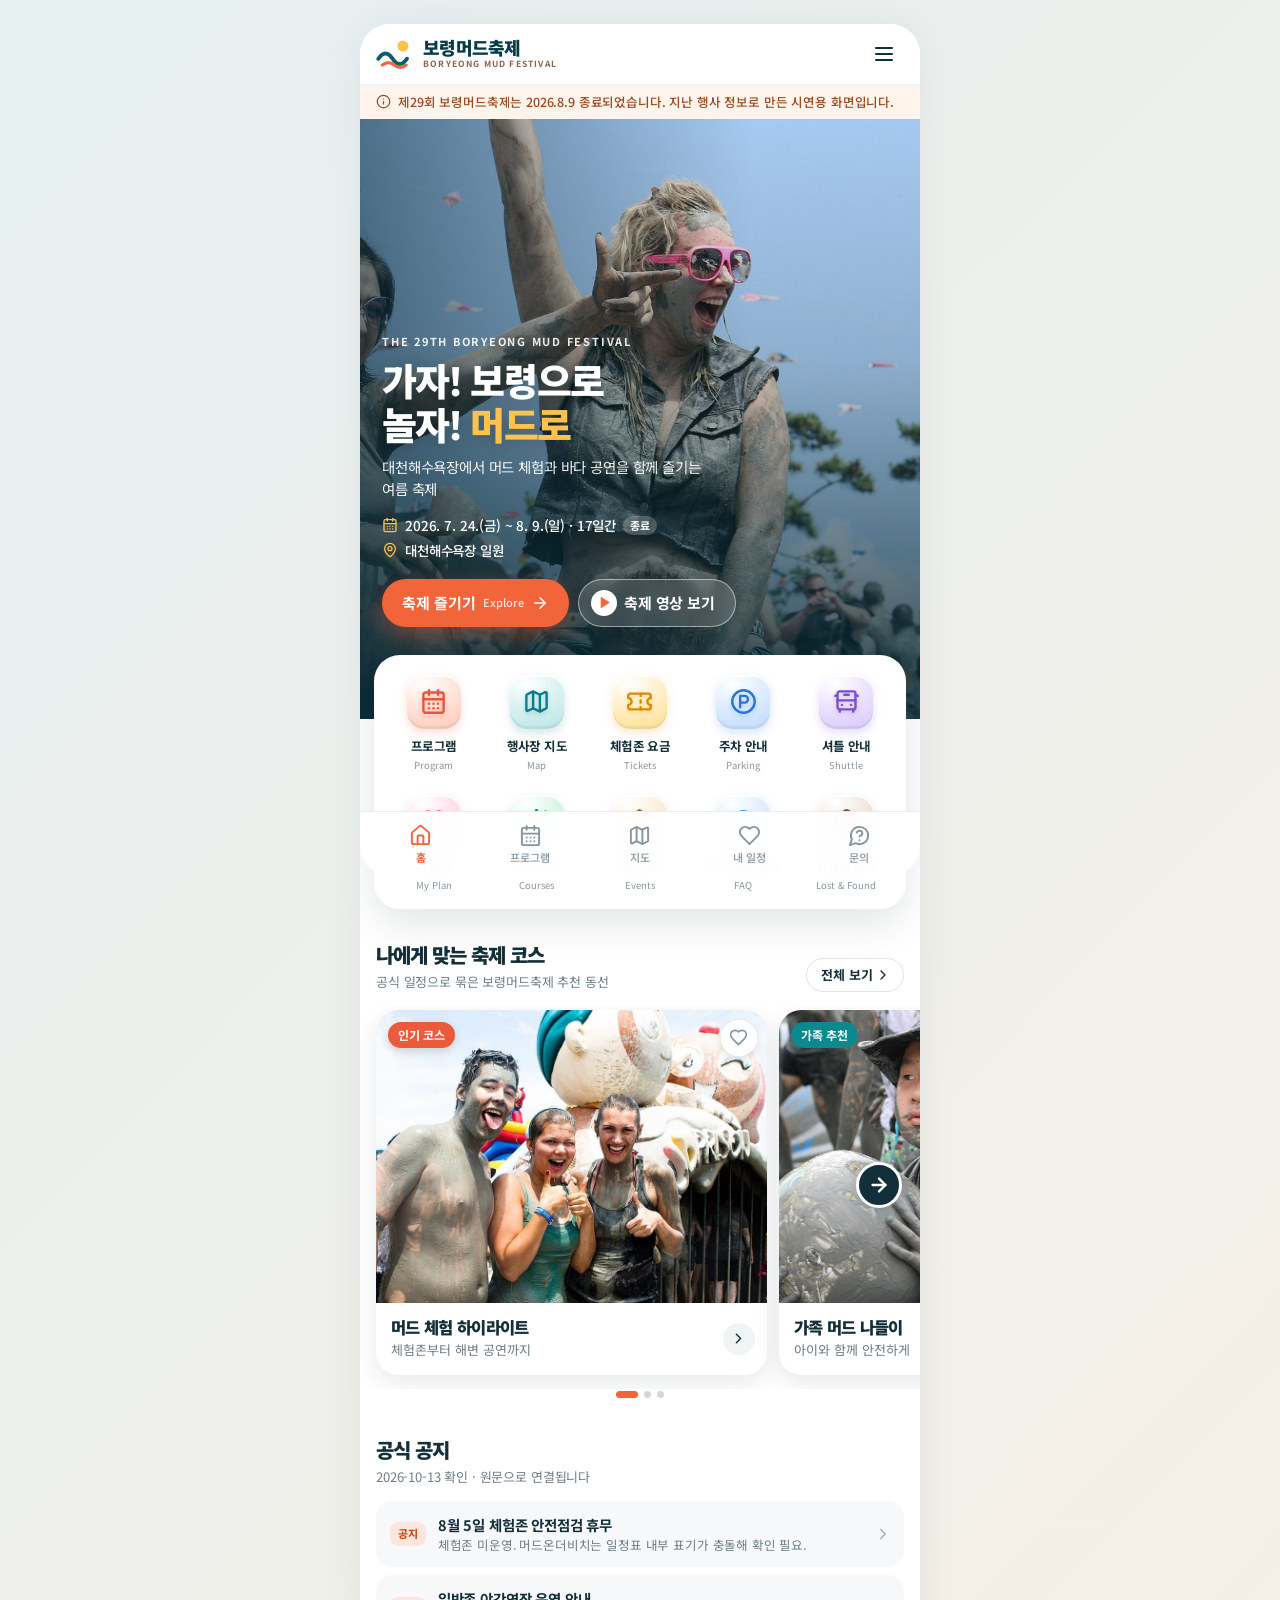
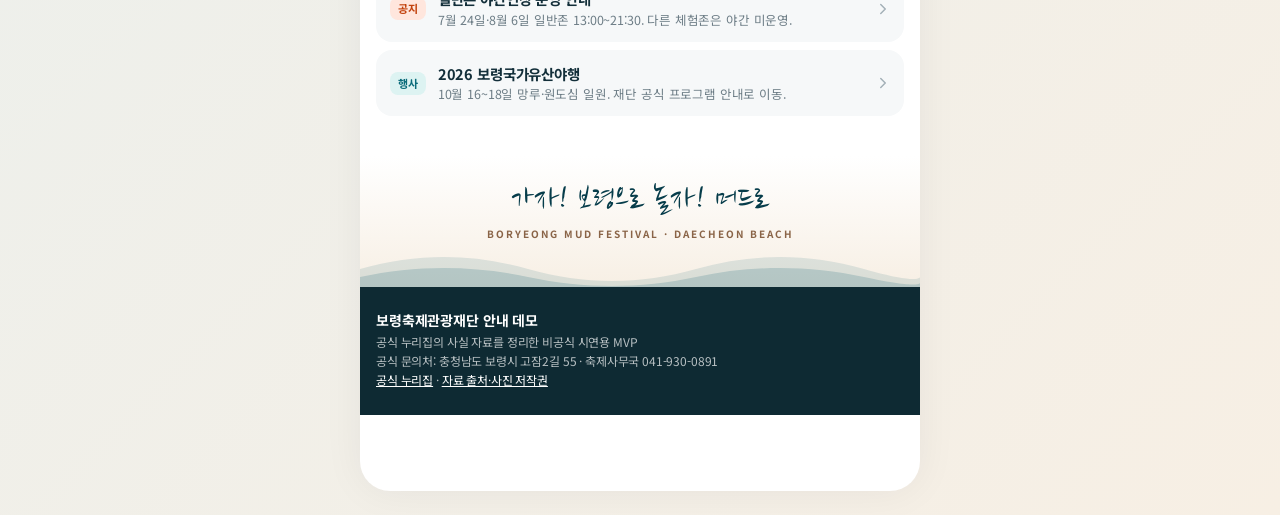
<file: index.html>
<!doctype html>
<html lang="ko">
  <head>
    <meta charset="UTF-8" />
    <meta name="viewport" content="width=device-width, initial-scale=1.0, viewport-fit=cover" />
    <meta name="theme-color" content="#0A5C6E" />
    <link rel="manifest" href="./manifest.webmanifest" />
    <link rel="icon" href="./icon.svg" type="image/svg+xml" />
    <link rel="preconnect" href="https://fonts.googleapis.com" />
    <link rel="preconnect" href="https://fonts.gstatic.com" crossorigin />
    <link href="https://fonts.googleapis.com/css2?family=Noto+Sans+KR:wght@400;500;700;900&family=Nanum+Brush+Script&display=swap" rel="stylesheet" />
    <title>축제 안내</title>
    <script type="module" crossorigin src="./assets/index-F5tpI0S4.js"></script>
    <link rel="stylesheet" crossorigin href="./assets/index-DTXvp1GK.css">
  </head>
  <body>
    <div id="root"></div>
  </body>
</html>
</file>
<file: assets/index-DTXvp1GK.css>
.maplibregl-map{font:12px/20px Helvetica Neue,Arial,Helvetica,sans-serif;overflow:hidden;position:relative;-webkit-tap-highlight-color:rgb(0 0 0/0)}.maplibregl-canvas{position:absolute;left:0;top:0}.maplibregl-map:fullscreen{width:100%;height:100%}.maplibregl-ctrl-group button.maplibregl-ctrl-compass{touch-action:none}.maplibregl-canvas-container.maplibregl-interactive,.maplibregl-ctrl-group button.maplibregl-ctrl-compass{cursor:grab;-webkit-user-select:none;-moz-user-select:none;user-select:none}.maplibregl-canvas-container.maplibregl-interactive.maplibregl-track-pointer{cursor:pointer}.maplibregl-canvas-container.maplibregl-interactive:active,.maplibregl-ctrl-group button.maplibregl-ctrl-compass:active{cursor:grabbing}.maplibregl-canvas-container.maplibregl-touch-zoom-rotate,.maplibregl-canvas-container.maplibregl-touch-zoom-rotate .maplibregl-canvas{touch-action:pan-x pan-y}.maplibregl-canvas-container.maplibregl-touch-drag-pan,.maplibregl-canvas-container.maplibregl-touch-drag-pan .maplibregl-canvas{touch-action:pinch-zoom}.maplibregl-canvas-container.maplibregl-touch-zoom-rotate.maplibregl-touch-drag-pan,.maplibregl-canvas-container.maplibregl-touch-zoom-rotate.maplibregl-touch-drag-pan .maplibregl-canvas{touch-action:none}.maplibregl-canvas-container.maplibregl-touch-drag-pan.maplibregl-cooperative-gestures,.maplibregl-canvas-container.maplibregl-touch-drag-pan.maplibregl-cooperative-gestures .maplibregl-canvas{touch-action:pan-x pan-y}.maplibregl-ctrl-bottom-left,.maplibregl-ctrl-bottom-right,.maplibregl-ctrl-top-left,.maplibregl-ctrl-top-right{position:absolute;pointer-events:none;z-index:2}.maplibregl-ctrl-top-left{top:0;left:0}.maplibregl-ctrl-top-right{top:0;right:0}.maplibregl-ctrl-bottom-left{bottom:0;left:0}.maplibregl-ctrl-bottom-right{right:0;bottom:0}.maplibregl-ctrl{clear:both;pointer-events:auto;transform:translate(0)}.maplibregl-ctrl-top-left .maplibregl-ctrl{margin:10px 0 0 10px;float:left}.maplibregl-ctrl-top-right .maplibregl-ctrl{margin:10px 10px 0 0;float:right}.maplibregl-ctrl-bottom-left .maplibregl-ctrl{margin:0 0 10px 10px;float:left}.maplibregl-ctrl-bottom-right .maplibregl-ctrl{margin:0 10px 10px 0;float:right}.maplibregl-ctrl-group{border-radius:4px;background:#fff}.maplibregl-ctrl-group:not(:empty){box-shadow:0 0 0 2px #0000001a}@media(forced-colors:active){.maplibregl-ctrl-group:not(:empty){box-shadow:0 0 0 2px ButtonText}}.maplibregl-ctrl-group button{width:29px;height:29px;display:block;padding:0;outline:none;border:0;box-sizing:border-box;background-color:transparent;cursor:pointer}.maplibregl-ctrl-group button+button{border-top:1px solid #ddd}.maplibregl-ctrl button .maplibregl-ctrl-icon{display:block;width:100%;height:100%;background-repeat:no-repeat;background-position:50%}@media(forced-colors:active){.maplibregl-ctrl-icon{background-color:transparent}.maplibregl-ctrl-group button+button{border-top:1px solid ButtonText}}.maplibregl-ctrl button::-moz-focus-inner{border:0;padding:0}.maplibregl-ctrl-attrib-button:focus,.maplibregl-ctrl-group button:focus{box-shadow:0 0 2px 2px #0096ff}.maplibregl-ctrl button:disabled{cursor:not-allowed}.maplibregl-ctrl button:disabled .maplibregl-ctrl-icon{opacity:.25}@media(hover:hover){.maplibregl-ctrl button:not(:disabled):hover{background-color:#0000000d}}.maplibregl-ctrl button:not(:disabled):active{background-color:#0000000d}.maplibregl-ctrl-group button:focus:focus-visible{box-shadow:0 0 2px 2px #0096ff}.maplibregl-ctrl-group button:focus:not(:focus-visible){box-shadow:none}.maplibregl-ctrl-group button:focus:first-child{border-radius:4px 4px 0 0}.maplibregl-ctrl-group button:focus:last-child{border-radius:0 0 4px 4px}.maplibregl-ctrl-group button:focus:only-child{border-radius:inherit}.maplibregl-ctrl button.maplibregl-ctrl-zoom-out .maplibregl-ctrl-icon{background-image:url(data:image/svg+xml;charset=utf-8,%3Csvg%20xmlns%3D%22http%3A%2F%2Fwww.w3.org%2F2000%2Fsvg%22%20width%3D%2229%22%20height%3D%2229%22%20fill%3D%22%23333%22%20viewBox%3D%220%200%2029%2029%22%3E%3Cpath%20d%3D%22M10%2013c-.75%200-1.5.75-1.5%201.5S9.25%2016%2010%2016h9c.75%200%201.5-.75%201.5-1.5S19.75%2013%2019%2013z%22%2F%3E%3C%2Fsvg%3E)}.maplibregl-ctrl button.maplibregl-ctrl-zoom-in .maplibregl-ctrl-icon{background-image:url(data:image/svg+xml;charset=utf-8,%3Csvg%20xmlns%3D%22http%3A%2F%2Fwww.w3.org%2F2000%2Fsvg%22%20width%3D%2229%22%20height%3D%2229%22%20fill%3D%22%23333%22%20viewBox%3D%220%200%2029%2029%22%3E%3Cpath%20d%3D%22M14.5%208.5c-.75%200-1.5.75-1.5%201.5v3h-3c-.75%200-1.5.75-1.5%201.5S9.25%2016%2010%2016h3v3c0%20.75.75%201.5%201.5%201.5S16%2019.75%2016%2019v-3h3c.75%200%201.5-.75%201.5-1.5S19.75%2013%2019%2013h-3v-3c0-.75-.75-1.5-1.5-1.5%22%2F%3E%3C%2Fsvg%3E)}@media(forced-colors:active){.maplibregl-ctrl button.maplibregl-ctrl-zoom-out .maplibregl-ctrl-icon{background-image:url(data:image/svg+xml;charset=utf-8,%3Csvg%20xmlns%3D%22http%3A%2F%2Fwww.w3.org%2F2000%2Fsvg%22%20width%3D%2229%22%20height%3D%2229%22%20fill%3D%22%23fff%22%20viewBox%3D%220%200%2029%2029%22%3E%3Cpath%20d%3D%22M10%2013c-.75%200-1.5.75-1.5%201.5S9.25%2016%2010%2016h9c.75%200%201.5-.75%201.5-1.5S19.75%2013%2019%2013z%22%2F%3E%3C%2Fsvg%3E)}.maplibregl-ctrl button.maplibregl-ctrl-zoom-in .maplibregl-ctrl-icon{background-image:url(data:image/svg+xml;charset=utf-8,%3Csvg%20xmlns%3D%22http%3A%2F%2Fwww.w3.org%2F2000%2Fsvg%22%20width%3D%2229%22%20height%3D%2229%22%20fill%3D%22%23fff%22%20viewBox%3D%220%200%2029%2029%22%3E%3Cpath%20d%3D%22M14.5%208.5c-.75%200-1.5.75-1.5%201.5v3h-3c-.75%200-1.5.75-1.5%201.5S9.25%2016%2010%2016h3v3c0%20.75.75%201.5%201.5%201.5S16%2019.75%2016%2019v-3h3c.75%200%201.5-.75%201.5-1.5S19.75%2013%2019%2013h-3v-3c0-.75-.75-1.5-1.5-1.5%22%2F%3E%3C%2Fsvg%3E)}}@media(forced-colors:active)and (prefers-color-scheme:light){.maplibregl-ctrl button.maplibregl-ctrl-zoom-out .maplibregl-ctrl-icon{background-image:url(data:image/svg+xml;charset=utf-8,%3Csvg%20xmlns%3D%22http%3A%2F%2Fwww.w3.org%2F2000%2Fsvg%22%20width%3D%2229%22%20height%3D%2229%22%20viewBox%3D%220%200%2029%2029%22%3E%3Cpath%20d%3D%22M10%2013c-.75%200-1.5.75-1.5%201.5S9.25%2016%2010%2016h9c.75%200%201.5-.75%201.5-1.5S19.75%2013%2019%2013z%22%2F%3E%3C%2Fsvg%3E)}.maplibregl-ctrl button.maplibregl-ctrl-zoom-in .maplibregl-ctrl-icon{background-image:url(data:image/svg+xml;charset=utf-8,%3Csvg%20xmlns%3D%22http%3A%2F%2Fwww.w3.org%2F2000%2Fsvg%22%20width%3D%2229%22%20height%3D%2229%22%20viewBox%3D%220%200%2029%2029%22%3E%3Cpath%20d%3D%22M14.5%208.5c-.75%200-1.5.75-1.5%201.5v3h-3c-.75%200-1.5.75-1.5%201.5S9.25%2016%2010%2016h3v3c0%20.75.75%201.5%201.5%201.5S16%2019.75%2016%2019v-3h3c.75%200%201.5-.75%201.5-1.5S19.75%2013%2019%2013h-3v-3c0-.75-.75-1.5-1.5-1.5%22%2F%3E%3C%2Fsvg%3E)}}.maplibregl-ctrl button.maplibregl-ctrl-fullscreen .maplibregl-ctrl-icon{background-image:url(data:image/svg+xml;charset=utf-8,%3Csvg%20xmlns%3D%22http%3A%2F%2Fwww.w3.org%2F2000%2Fsvg%22%20width%3D%2229%22%20height%3D%2229%22%20fill%3D%22%23333%22%20viewBox%3D%220%200%2029%2029%22%3E%3Cpath%20d%3D%22M24%2016v5.5c0%201.75-.75%202.5-2.5%202.5H16v-1l3-1.5-4-5.5%201-1%205.5%204%201.5-3zM6%2016l1.5%203%205.5-4%201%201-4%205.5%203%201.5v1H7.5C5.75%2024%205%2023.25%205%2021.5V16zm7-11v1l-3%201.5%204%205.5-1%201-5.5-4L6%2013H5V7.5C5%205.75%205.75%205%207.5%205zm11%202.5c0-1.75-.75-2.5-2.5-2.5H16v1l3%201.5-4%205.5%201%201%205.5-4%201.5%203h1z%22%2F%3E%3C%2Fsvg%3E)}.maplibregl-ctrl button.maplibregl-ctrl-shrink .maplibregl-ctrl-icon{background-image:url(data:image/svg+xml;charset=utf-8,%3Csvg%20xmlns%3D%22http%3A%2F%2Fwww.w3.org%2F2000%2Fsvg%22%20width%3D%2229%22%20height%3D%2229%22%20viewBox%3D%220%200%2029%2029%22%3E%3Cpath%20d%3D%22M18.5%2016c-1.75%200-2.5.75-2.5%202.5V24h1l1.5-3%205.5%204%201-1-4-5.5%203-1.5v-1zM13%2018.5c0-1.75-.75-2.5-2.5-2.5H5v1l3%201.5L4%2024l1%201%205.5-4%201.5%203h1zm3-8c0%201.75.75%202.5%202.5%202.5H24v-1l-3-1.5L25%205l-1-1-5.5%204L17%205h-1zM10.5%2013c1.75%200%202.5-.75%202.5-2.5V5h-1l-1.5%203L5%204%204%205l4%205.5L5%2012v1z%22%2F%3E%3C%2Fsvg%3E)}@media(forced-colors:active){.maplibregl-ctrl button.maplibregl-ctrl-fullscreen .maplibregl-ctrl-icon{background-image:url(data:image/svg+xml;charset=utf-8,%3Csvg%20xmlns%3D%22http%3A%2F%2Fwww.w3.org%2F2000%2Fsvg%22%20width%3D%2229%22%20height%3D%2229%22%20fill%3D%22%23fff%22%20viewBox%3D%220%200%2029%2029%22%3E%3Cpath%20d%3D%22M24%2016v5.5c0%201.75-.75%202.5-2.5%202.5H16v-1l3-1.5-4-5.5%201-1%205.5%204%201.5-3zM6%2016l1.5%203%205.5-4%201%201-4%205.5%203%201.5v1H7.5C5.75%2024%205%2023.25%205%2021.5V16zm7-11v1l-3%201.5%204%205.5-1%201-5.5-4L6%2013H5V7.5C5%205.75%205.75%205%207.5%205zm11%202.5c0-1.75-.75-2.5-2.5-2.5H16v1l3%201.5-4%205.5%201%201%205.5-4%201.5%203h1z%22%2F%3E%3C%2Fsvg%3E)}.maplibregl-ctrl button.maplibregl-ctrl-shrink .maplibregl-ctrl-icon{background-image:url(data:image/svg+xml;charset=utf-8,%3Csvg%20xmlns%3D%22http%3A%2F%2Fwww.w3.org%2F2000%2Fsvg%22%20width%3D%2229%22%20height%3D%2229%22%20fill%3D%22%23fff%22%20viewBox%3D%220%200%2029%2029%22%3E%3Cpath%20d%3D%22M18.5%2016c-1.75%200-2.5.75-2.5%202.5V24h1l1.5-3%205.5%204%201-1-4-5.5%203-1.5v-1zM13%2018.5c0-1.75-.75-2.5-2.5-2.5H5v1l3%201.5L4%2024l1%201%205.5-4%201.5%203h1zm3-8c0%201.75.75%202.5%202.5%202.5H24v-1l-3-1.5L25%205l-1-1-5.5%204L17%205h-1zM10.5%2013c1.75%200%202.5-.75%202.5-2.5V5h-1l-1.5%203L5%204%204%205l4%205.5L5%2012v1z%22%2F%3E%3C%2Fsvg%3E)}}@media(forced-colors:active)and (prefers-color-scheme:light){.maplibregl-ctrl button.maplibregl-ctrl-fullscreen .maplibregl-ctrl-icon{background-image:url(data:image/svg+xml;charset=utf-8,%3Csvg%20xmlns%3D%22http%3A%2F%2Fwww.w3.org%2F2000%2Fsvg%22%20width%3D%2229%22%20height%3D%2229%22%20viewBox%3D%220%200%2029%2029%22%3E%3Cpath%20d%3D%22M24%2016v5.5c0%201.75-.75%202.5-2.5%202.5H16v-1l3-1.5-4-5.5%201-1%205.5%204%201.5-3zM6%2016l1.5%203%205.5-4%201%201-4%205.5%203%201.5v1H7.5C5.75%2024%205%2023.25%205%2021.5V16zm7-11v1l-3%201.5%204%205.5-1%201-5.5-4L6%2013H5V7.5C5%205.75%205.75%205%207.5%205zm11%202.5c0-1.75-.75-2.5-2.5-2.5H16v1l3%201.5-4%205.5%201%201%205.5-4%201.5%203h1z%22%2F%3E%3C%2Fsvg%3E)}.maplibregl-ctrl button.maplibregl-ctrl-shrink .maplibregl-ctrl-icon{background-image:url(data:image/svg+xml;charset=utf-8,%3Csvg%20xmlns%3D%22http%3A%2F%2Fwww.w3.org%2F2000%2Fsvg%22%20width%3D%2229%22%20height%3D%2229%22%20viewBox%3D%220%200%2029%2029%22%3E%3Cpath%20d%3D%22M18.5%2016c-1.75%200-2.5.75-2.5%202.5V24h1l1.5-3%205.5%204%201-1-4-5.5%203-1.5v-1zM13%2018.5c0-1.75-.75-2.5-2.5-2.5H5v1l3%201.5L4%2024l1%201%205.5-4%201.5%203h1zm3-8c0%201.75.75%202.5%202.5%202.5H24v-1l-3-1.5L25%205l-1-1-5.5%204L17%205h-1zM10.5%2013c1.75%200%202.5-.75%202.5-2.5V5h-1l-1.5%203L5%204%204%205l4%205.5L5%2012v1z%22%2F%3E%3C%2Fsvg%3E)}}.maplibregl-ctrl button.maplibregl-ctrl-compass .maplibregl-ctrl-icon{background-image:url(data:image/svg+xml;charset=utf-8,%3Csvg%20xmlns%3D%22http%3A%2F%2Fwww.w3.org%2F2000%2Fsvg%22%20width%3D%2229%22%20height%3D%2229%22%20fill%3D%22%23333%22%20viewBox%3D%220%200%2029%2029%22%3E%3Cpath%20d%3D%22m10.5%2014%204-8%204%208z%22%2F%3E%3Cpath%20fill%3D%22%23ccc%22%20d%3D%22m10.5%2016%204%208%204-8z%22%2F%3E%3C%2Fsvg%3E)}@media(forced-colors:active){.maplibregl-ctrl button.maplibregl-ctrl-compass .maplibregl-ctrl-icon{background-image:url(data:image/svg+xml;charset=utf-8,%3Csvg%20xmlns%3D%22http%3A%2F%2Fwww.w3.org%2F2000%2Fsvg%22%20width%3D%2229%22%20height%3D%2229%22%20fill%3D%22%23fff%22%20viewBox%3D%220%200%2029%2029%22%3E%3Cpath%20d%3D%22m10.5%2014%204-8%204%208z%22%2F%3E%3Cpath%20fill%3D%22%23ccc%22%20d%3D%22m10.5%2016%204%208%204-8z%22%2F%3E%3C%2Fsvg%3E)}}@media(forced-colors:active)and (prefers-color-scheme:light){.maplibregl-ctrl button.maplibregl-ctrl-compass .maplibregl-ctrl-icon{background-image:url(data:image/svg+xml;charset=utf-8,%3Csvg%20xmlns%3D%22http%3A%2F%2Fwww.w3.org%2F2000%2Fsvg%22%20width%3D%2229%22%20height%3D%2229%22%20viewBox%3D%220%200%2029%2029%22%3E%3Cpath%20d%3D%22m10.5%2014%204-8%204%208z%22%2F%3E%3Cpath%20fill%3D%22%23ccc%22%20d%3D%22m10.5%2016%204%208%204-8z%22%2F%3E%3C%2Fsvg%3E)}}.maplibregl-ctrl button.maplibregl-ctrl-globe .maplibregl-ctrl-icon{background-image:url(data:image/svg+xml;charset=utf-8,%3Csvg%20xmlns%3D%22http%3A%2F%2Fwww.w3.org%2F2000%2Fsvg%22%20width%3D%2222%22%20height%3D%2222%22%20fill%3D%22none%22%20stroke%3D%22%23333%22%20viewBox%3D%220%200%2022%2022%22%3E%3Ccircle%20cx%3D%2211%22%20cy%3D%2211%22%20r%3D%228.5%22%2F%3E%3Cpath%20d%3D%22M17.5%2011c0%204.819-3.02%208.5-6.5%208.5S4.5%2015.819%204.5%2011%207.52%202.5%2011%202.5s6.5%203.681%206.5%208.5Z%22%2F%3E%3Cpath%20d%3D%22M13.5%2011c0%202.447-.331%204.64-.853%206.206-.262.785-.562%201.384-.872%201.777-.314.399-.58.517-.775.517s-.461-.118-.775-.517c-.31-.393-.61-.992-.872-1.777C8.831%2015.64%208.5%2013.446%208.5%2011s.331-4.64.853-6.206c.262-.785.562-1.384.872-1.777.314-.399.58-.517.775-.517s.461.118.775.517c.31.393.61.992.872%201.777.522%201.565.853%203.76.853%206.206Z%22%2F%3E%3Cpath%20d%3D%22M11%207.5c-1.909%200-3.622-.166-4.845-.428-.616-.132-1.08-.283-1.379-.434a1.3%201.3%200%200%201-.224-.138q.07-.058.224-.138c.299-.151.763-.302%201.379-.434C7.378%205.666%209.091%205.5%2011%205.5s3.622.166%204.845.428c.616.132%201.08.283%201.379.434.105.053.177.1.224.138q-.07.058-.224.138c-.299.151-.763.302-1.379.434-1.223.262-2.936.428-4.845.428Zm0%209c-1.909%200-3.622-.166-4.845-.428-.616-.132-1.08-.283-1.379-.434a1.3%201.3%200%200%201-.224-.138%201.3%201.3%200%200%201%20.224-.138c.299-.151.763-.302%201.379-.434C7.378%2014.666%209.091%2014.5%2011%2014.5s3.622.166%204.845.428c.616.132%201.08.283%201.379.434.105.053.177.1.224.138a1.3%201.3%200%200%201-.224.138c-.299.151-.763.302-1.379.434-1.223.262-2.936.428-4.845.428Zm0-4c-2.46%200-4.672-.222-6.255-.574-.796-.177-1.406-.38-1.805-.59a1.5%201.5%200%200%201-.39-.272.3.3%200%200%201-.047-.064.3.3%200%200%201%20.048-.064c.066-.073.189-.167.389-.272.399-.21%201.009-.413%201.805-.59C6.328%209.722%208.54%209.5%2011%209.5s4.672.222%206.256.574c.795.177%201.405.38%201.804.59.2.105.323.2.39.272a.3.3%200%200%201%20.047.064.3.3%200%200%201-.048.064%201.4%201.4%200%200%201-.389.272c-.399.21-1.009.413-1.804.59-1.584.352-3.796.574-6.256.574Zm-8.501-1.51v.002zm0%20.018v.002zm17.002.002v-.002zm0-.018v-.002z%22%2F%3E%3C%2Fsvg%3E)}.maplibregl-ctrl button.maplibregl-ctrl-globe-enabled .maplibregl-ctrl-icon{background-image:url(data:image/svg+xml;charset=utf-8,%3Csvg%20xmlns%3D%22http%3A%2F%2Fwww.w3.org%2F2000%2Fsvg%22%20width%3D%2222%22%20height%3D%2222%22%20fill%3D%22none%22%20stroke%3D%22%2333b5e5%22%20viewBox%3D%220%200%2022%2022%22%3E%3Ccircle%20cx%3D%2211%22%20cy%3D%2211%22%20r%3D%228.5%22%2F%3E%3Cpath%20d%3D%22M17.5%2011c0%204.819-3.02%208.5-6.5%208.5S4.5%2015.819%204.5%2011%207.52%202.5%2011%202.5s6.5%203.681%206.5%208.5Z%22%2F%3E%3Cpath%20d%3D%22M13.5%2011c0%202.447-.331%204.64-.853%206.206-.262.785-.562%201.384-.872%201.777-.314.399-.58.517-.775.517s-.461-.118-.775-.517c-.31-.393-.61-.992-.872-1.777C8.831%2015.64%208.5%2013.446%208.5%2011s.331-4.64.853-6.206c.262-.785.562-1.384.872-1.777.314-.399.58-.517.775-.517s.461.118.775.517c.31.393.61.992.872%201.777.522%201.565.853%203.76.853%206.206Z%22%2F%3E%3Cpath%20d%3D%22M11%207.5c-1.909%200-3.622-.166-4.845-.428-.616-.132-1.08-.283-1.379-.434a1.3%201.3%200%200%201-.224-.138q.07-.058.224-.138c.299-.151.763-.302%201.379-.434C7.378%205.666%209.091%205.5%2011%205.5s3.622.166%204.845.428c.616.132%201.08.283%201.379.434.105.053.177.1.224.138q-.07.058-.224.138c-.299.151-.763.302-1.379.434-1.223.262-2.936.428-4.845.428Zm0%209c-1.909%200-3.622-.166-4.845-.428-.616-.132-1.08-.283-1.379-.434a1.3%201.3%200%200%201-.224-.138%201.3%201.3%200%200%201%20.224-.138c.299-.151.763-.302%201.379-.434C7.378%2014.666%209.091%2014.5%2011%2014.5s3.622.166%204.845.428c.616.132%201.08.283%201.379.434.105.053.177.1.224.138a1.3%201.3%200%200%201-.224.138c-.299.151-.763.302-1.379.434-1.223.262-2.936.428-4.845.428Zm0-4c-2.46%200-4.672-.222-6.255-.574-.796-.177-1.406-.38-1.805-.59a1.5%201.5%200%200%201-.39-.272.3.3%200%200%201-.047-.064.3.3%200%200%201%20.048-.064c.066-.073.189-.167.389-.272.399-.21%201.009-.413%201.805-.59C6.328%209.722%208.54%209.5%2011%209.5s4.672.222%206.256.574c.795.177%201.405.38%201.804.59.2.105.323.2.39.272a.3.3%200%200%201%20.047.064.3.3%200%200%201-.048.064%201.4%201.4%200%200%201-.389.272c-.399.21-1.009.413-1.804.59-1.584.352-3.796.574-6.256.574Zm-8.501-1.51v.002zm0%20.018v.002zm17.002.002v-.002zm0-.018v-.002z%22%2F%3E%3C%2Fsvg%3E)}.maplibregl-ctrl button.maplibregl-ctrl-terrain .maplibregl-ctrl-icon{background-image:url(data:image/svg+xml;charset=utf-8,%3Csvg%20xmlns%3D%22http%3A%2F%2Fwww.w3.org%2F2000%2Fsvg%22%20width%3D%2222%22%20height%3D%2222%22%20fill%3D%22%23333%22%20viewBox%3D%220%200%2022%2022%22%3E%3Cpath%20d%3D%22m1.754%2013.406%204.453-4.851%203.09%203.09%203.281%203.277.969-.969-3.309-3.312%203.844-4.121%206.148%206.886h1.082v-.855l-7.207-8.07-4.84%205.187L6.169%206.57l-5.48%205.965v.871ZM.688%2016.844h20.625v1.375H.688Zm0%200%22%2F%3E%3C%2Fsvg%3E)}.maplibregl-ctrl button.maplibregl-ctrl-terrain-enabled .maplibregl-ctrl-icon{background-image:url(data:image/svg+xml;charset=utf-8,%3Csvg%20xmlns%3D%22http%3A%2F%2Fwww.w3.org%2F2000%2Fsvg%22%20width%3D%2222%22%20height%3D%2222%22%20fill%3D%22%2333b5e5%22%20viewBox%3D%220%200%2022%2022%22%3E%3Cpath%20d%3D%22m1.754%2013.406%204.453-4.851%203.09%203.09%203.281%203.277.969-.969-3.309-3.312%203.844-4.121%206.148%206.886h1.082v-.855l-7.207-8.07-4.84%205.187L6.169%206.57l-5.48%205.965v.871ZM.688%2016.844h20.625v1.375H.688Zm0%200%22%2F%3E%3C%2Fsvg%3E)}.maplibregl-ctrl button.maplibregl-ctrl-geolocate .maplibregl-ctrl-icon{background-image:url(data:image/svg+xml;charset=utf-8,%3Csvg%20xmlns%3D%22http%3A%2F%2Fwww.w3.org%2F2000%2Fsvg%22%20width%3D%2229%22%20height%3D%2229%22%20fill%3D%22%23333%22%20viewBox%3D%220%200%2020%2020%22%3E%3Cpath%20d%3D%22M10%204C9%204%209%205%209%205v.1A5%205%200%200%200%205.1%209H5s-1%200-1%201%201%201%201%201h.1A5%205%200%200%200%209%2014.9v.1s0%201%201%201%201-1%201-1v-.1a5%205%200%200%200%203.9-3.9h.1s1%200%201-1-1-1-1-1h-.1A5%205%200%200%200%2011%205.1V5s0-1-1-1m0%202.5a3.5%203.5%200%201%201%200%207%203.5%203.5%200%201%201%200-7%22%2F%3E%3Ccircle%20cx%3D%2210%22%20cy%3D%2210%22%20r%3D%222%22%2F%3E%3C%2Fsvg%3E)}.maplibregl-ctrl button.maplibregl-ctrl-geolocate:disabled .maplibregl-ctrl-icon{background-image:url(data:image/svg+xml;charset=utf-8,%3Csvg%20xmlns%3D%22http%3A%2F%2Fwww.w3.org%2F2000%2Fsvg%22%20width%3D%2229%22%20height%3D%2229%22%20fill%3D%22%23aaa%22%20viewBox%3D%220%200%2020%2020%22%3E%3Cpath%20d%3D%22M10%204C9%204%209%205%209%205v.1A5%205%200%200%200%205.1%209H5s-1%200-1%201%201%201%201%201h.1A5%205%200%200%200%209%2014.9v.1s0%201%201%201%201-1%201-1v-.1a5%205%200%200%200%203.9-3.9h.1s1%200%201-1-1-1-1-1h-.1A5%205%200%200%200%2011%205.1V5s0-1-1-1m0%202.5a3.5%203.5%200%201%201%200%207%203.5%203.5%200%201%201%200-7%22%2F%3E%3Ccircle%20cx%3D%2210%22%20cy%3D%2210%22%20r%3D%222%22%2F%3E%3Cpath%20fill%3D%22red%22%20d%3D%22m14%205%201%201-9%209-1-1z%22%2F%3E%3C%2Fsvg%3E)}.maplibregl-ctrl button.maplibregl-ctrl-geolocate.maplibregl-ctrl-geolocate-active .maplibregl-ctrl-icon{background-image:url(data:image/svg+xml;charset=utf-8,%3Csvg%20xmlns%3D%22http%3A%2F%2Fwww.w3.org%2F2000%2Fsvg%22%20width%3D%2229%22%20height%3D%2229%22%20fill%3D%22%2333b5e5%22%20viewBox%3D%220%200%2020%2020%22%3E%3Cpath%20d%3D%22M10%204C9%204%209%205%209%205v.1A5%205%200%200%200%205.1%209H5s-1%200-1%201%201%201%201%201h.1A5%205%200%200%200%209%2014.9v.1s0%201%201%201%201-1%201-1v-.1a5%205%200%200%200%203.9-3.9h.1s1%200%201-1-1-1-1-1h-.1A5%205%200%200%200%2011%205.1V5s0-1-1-1m0%202.5a3.5%203.5%200%201%201%200%207%203.5%203.5%200%201%201%200-7%22%2F%3E%3Ccircle%20cx%3D%2210%22%20cy%3D%2210%22%20r%3D%222%22%2F%3E%3C%2Fsvg%3E)}.maplibregl-ctrl button.maplibregl-ctrl-geolocate.maplibregl-ctrl-geolocate-active-error .maplibregl-ctrl-icon{background-image:url(data:image/svg+xml;charset=utf-8,%3Csvg%20xmlns%3D%22http%3A%2F%2Fwww.w3.org%2F2000%2Fsvg%22%20width%3D%2229%22%20height%3D%2229%22%20fill%3D%22%23e58978%22%20viewBox%3D%220%200%2020%2020%22%3E%3Cpath%20d%3D%22M10%204C9%204%209%205%209%205v.1A5%205%200%200%200%205.1%209H5s-1%200-1%201%201%201%201%201h.1A5%205%200%200%200%209%2014.9v.1s0%201%201%201%201-1%201-1v-.1a5%205%200%200%200%203.9-3.9h.1s1%200%201-1-1-1-1-1h-.1A5%205%200%200%200%2011%205.1V5s0-1-1-1m0%202.5a3.5%203.5%200%201%201%200%207%203.5%203.5%200%201%201%200-7%22%2F%3E%3Ccircle%20cx%3D%2210%22%20cy%3D%2210%22%20r%3D%222%22%2F%3E%3C%2Fsvg%3E)}.maplibregl-ctrl button.maplibregl-ctrl-geolocate.maplibregl-ctrl-geolocate-background .maplibregl-ctrl-icon{background-image:url(data:image/svg+xml;charset=utf-8,%3Csvg%20xmlns%3D%22http%3A%2F%2Fwww.w3.org%2F2000%2Fsvg%22%20width%3D%2229%22%20height%3D%2229%22%20fill%3D%22%2333b5e5%22%20viewBox%3D%220%200%2020%2020%22%3E%3Cpath%20d%3D%22M10%204C9%204%209%205%209%205v.1A5%205%200%200%200%205.1%209H5s-1%200-1%201%201%201%201%201h.1A5%205%200%200%200%209%2014.9v.1s0%201%201%201%201-1%201-1v-.1a5%205%200%200%200%203.9-3.9h.1s1%200%201-1-1-1-1-1h-.1A5%205%200%200%200%2011%205.1V5s0-1-1-1m0%202.5a3.5%203.5%200%201%201%200%207%203.5%203.5%200%201%201%200-7%22%2F%3E%3C%2Fsvg%3E)}.maplibregl-ctrl button.maplibregl-ctrl-geolocate.maplibregl-ctrl-geolocate-background-error .maplibregl-ctrl-icon{background-image:url(data:image/svg+xml;charset=utf-8,%3Csvg%20xmlns%3D%22http%3A%2F%2Fwww.w3.org%2F2000%2Fsvg%22%20width%3D%2229%22%20height%3D%2229%22%20fill%3D%22%23e54e33%22%20viewBox%3D%220%200%2020%2020%22%3E%3Cpath%20d%3D%22M10%204C9%204%209%205%209%205v.1A5%205%200%200%200%205.1%209H5s-1%200-1%201%201%201%201%201h.1A5%205%200%200%200%209%2014.9v.1s0%201%201%201%201-1%201-1v-.1a5%205%200%200%200%203.9-3.9h.1s1%200%201-1-1-1-1-1h-.1A5%205%200%200%200%2011%205.1V5s0-1-1-1m0%202.5a3.5%203.5%200%201%201%200%207%203.5%203.5%200%201%201%200-7%22%2F%3E%3C%2Fsvg%3E)}.maplibregl-ctrl button.maplibregl-ctrl-geolocate.maplibregl-ctrl-geolocate-waiting .maplibregl-ctrl-icon{animation:maplibregl-spin 2s linear infinite}@media(forced-colors:active){.maplibregl-ctrl button.maplibregl-ctrl-geolocate .maplibregl-ctrl-icon{background-image:url(data:image/svg+xml;charset=utf-8,%3Csvg%20xmlns%3D%22http%3A%2F%2Fwww.w3.org%2F2000%2Fsvg%22%20width%3D%2229%22%20height%3D%2229%22%20fill%3D%22%23fff%22%20viewBox%3D%220%200%2020%2020%22%3E%3Cpath%20d%3D%22M10%204C9%204%209%205%209%205v.1A5%205%200%200%200%205.1%209H5s-1%200-1%201%201%201%201%201h.1A5%205%200%200%200%209%2014.9v.1s0%201%201%201%201-1%201-1v-.1a5%205%200%200%200%203.9-3.9h.1s1%200%201-1-1-1-1-1h-.1A5%205%200%200%200%2011%205.1V5s0-1-1-1m0%202.5a3.5%203.5%200%201%201%200%207%203.5%203.5%200%201%201%200-7%22%2F%3E%3Ccircle%20cx%3D%2210%22%20cy%3D%2210%22%20r%3D%222%22%2F%3E%3C%2Fsvg%3E)}.maplibregl-ctrl button.maplibregl-ctrl-geolocate:disabled .maplibregl-ctrl-icon{background-image:url(data:image/svg+xml;charset=utf-8,%3Csvg%20xmlns%3D%22http%3A%2F%2Fwww.w3.org%2F2000%2Fsvg%22%20width%3D%2229%22%20height%3D%2229%22%20fill%3D%22%23999%22%20viewBox%3D%220%200%2020%2020%22%3E%3Cpath%20d%3D%22M10%204C9%204%209%205%209%205v.1A5%205%200%200%200%205.1%209H5s-1%200-1%201%201%201%201%201h.1A5%205%200%200%200%209%2014.9v.1s0%201%201%201%201-1%201-1v-.1a5%205%200%200%200%203.9-3.9h.1s1%200%201-1-1-1-1-1h-.1A5%205%200%200%200%2011%205.1V5s0-1-1-1m0%202.5a3.5%203.5%200%201%201%200%207%203.5%203.5%200%201%201%200-7%22%2F%3E%3Ccircle%20cx%3D%2210%22%20cy%3D%2210%22%20r%3D%222%22%2F%3E%3Cpath%20fill%3D%22red%22%20d%3D%22m14%205%201%201-9%209-1-1z%22%2F%3E%3C%2Fsvg%3E)}.maplibregl-ctrl button.maplibregl-ctrl-geolocate.maplibregl-ctrl-geolocate-active .maplibregl-ctrl-icon{background-image:url(data:image/svg+xml;charset=utf-8,%3Csvg%20xmlns%3D%22http%3A%2F%2Fwww.w3.org%2F2000%2Fsvg%22%20width%3D%2229%22%20height%3D%2229%22%20fill%3D%22%2333b5e5%22%20viewBox%3D%220%200%2020%2020%22%3E%3Cpath%20d%3D%22M10%204C9%204%209%205%209%205v.1A5%205%200%200%200%205.1%209H5s-1%200-1%201%201%201%201%201h.1A5%205%200%200%200%209%2014.9v.1s0%201%201%201%201-1%201-1v-.1a5%205%200%200%200%203.9-3.9h.1s1%200%201-1-1-1-1-1h-.1A5%205%200%200%200%2011%205.1V5s0-1-1-1m0%202.5a3.5%203.5%200%201%201%200%207%203.5%203.5%200%201%201%200-7%22%2F%3E%3Ccircle%20cx%3D%2210%22%20cy%3D%2210%22%20r%3D%222%22%2F%3E%3C%2Fsvg%3E)}.maplibregl-ctrl button.maplibregl-ctrl-geolocate.maplibregl-ctrl-geolocate-active-error .maplibregl-ctrl-icon{background-image:url(data:image/svg+xml;charset=utf-8,%3Csvg%20xmlns%3D%22http%3A%2F%2Fwww.w3.org%2F2000%2Fsvg%22%20width%3D%2229%22%20height%3D%2229%22%20fill%3D%22%23e58978%22%20viewBox%3D%220%200%2020%2020%22%3E%3Cpath%20d%3D%22M10%204C9%204%209%205%209%205v.1A5%205%200%200%200%205.1%209H5s-1%200-1%201%201%201%201%201h.1A5%205%200%200%200%209%2014.9v.1s0%201%201%201%201-1%201-1v-.1a5%205%200%200%200%203.9-3.9h.1s1%200%201-1-1-1-1-1h-.1A5%205%200%200%200%2011%205.1V5s0-1-1-1m0%202.5a3.5%203.5%200%201%201%200%207%203.5%203.5%200%201%201%200-7%22%2F%3E%3Ccircle%20cx%3D%2210%22%20cy%3D%2210%22%20r%3D%222%22%2F%3E%3C%2Fsvg%3E)}.maplibregl-ctrl button.maplibregl-ctrl-geolocate.maplibregl-ctrl-geolocate-background .maplibregl-ctrl-icon{background-image:url(data:image/svg+xml;charset=utf-8,%3Csvg%20xmlns%3D%22http%3A%2F%2Fwww.w3.org%2F2000%2Fsvg%22%20width%3D%2229%22%20height%3D%2229%22%20fill%3D%22%2333b5e5%22%20viewBox%3D%220%200%2020%2020%22%3E%3Cpath%20d%3D%22M10%204C9%204%209%205%209%205v.1A5%205%200%200%200%205.1%209H5s-1%200-1%201%201%201%201%201h.1A5%205%200%200%200%209%2014.9v.1s0%201%201%201%201-1%201-1v-.1a5%205%200%200%200%203.9-3.9h.1s1%200%201-1-1-1-1-1h-.1A5%205%200%200%200%2011%205.1V5s0-1-1-1m0%202.5a3.5%203.5%200%201%201%200%207%203.5%203.5%200%201%201%200-7%22%2F%3E%3C%2Fsvg%3E)}.maplibregl-ctrl button.maplibregl-ctrl-geolocate.maplibregl-ctrl-geolocate-background-error .maplibregl-ctrl-icon{background-image:url(data:image/svg+xml;charset=utf-8,%3Csvg%20xmlns%3D%22http%3A%2F%2Fwww.w3.org%2F2000%2Fsvg%22%20width%3D%2229%22%20height%3D%2229%22%20fill%3D%22%23e54e33%22%20viewBox%3D%220%200%2020%2020%22%3E%3Cpath%20d%3D%22M10%204C9%204%209%205%209%205v.1A5%205%200%200%200%205.1%209H5s-1%200-1%201%201%201%201%201h.1A5%205%200%200%200%209%2014.9v.1s0%201%201%201%201-1%201-1v-.1a5%205%200%200%200%203.9-3.9h.1s1%200%201-1-1-1-1-1h-.1A5%205%200%200%200%2011%205.1V5s0-1-1-1m0%202.5a3.5%203.5%200%201%201%200%207%203.5%203.5%200%201%201%200-7%22%2F%3E%3C%2Fsvg%3E)}}@media(forced-colors:active)and (prefers-color-scheme:light){.maplibregl-ctrl button.maplibregl-ctrl-geolocate .maplibregl-ctrl-icon{background-image:url(data:image/svg+xml;charset=utf-8,%3Csvg%20xmlns%3D%22http%3A%2F%2Fwww.w3.org%2F2000%2Fsvg%22%20width%3D%2229%22%20height%3D%2229%22%20viewBox%3D%220%200%2020%2020%22%3E%3Cpath%20d%3D%22M10%204C9%204%209%205%209%205v.1A5%205%200%200%200%205.1%209H5s-1%200-1%201%201%201%201%201h.1A5%205%200%200%200%209%2014.9v.1s0%201%201%201%201-1%201-1v-.1a5%205%200%200%200%203.9-3.9h.1s1%200%201-1-1-1-1-1h-.1A5%205%200%200%200%2011%205.1V5s0-1-1-1m0%202.5a3.5%203.5%200%201%201%200%207%203.5%203.5%200%201%201%200-7%22%2F%3E%3Ccircle%20cx%3D%2210%22%20cy%3D%2210%22%20r%3D%222%22%2F%3E%3C%2Fsvg%3E)}.maplibregl-ctrl button.maplibregl-ctrl-geolocate:disabled .maplibregl-ctrl-icon{background-image:url(data:image/svg+xml;charset=utf-8,%3Csvg%20xmlns%3D%22http%3A%2F%2Fwww.w3.org%2F2000%2Fsvg%22%20width%3D%2229%22%20height%3D%2229%22%20fill%3D%22%23666%22%20viewBox%3D%220%200%2020%2020%22%3E%3Cpath%20d%3D%22M10%204C9%204%209%205%209%205v.1A5%205%200%200%200%205.1%209H5s-1%200-1%201%201%201%201%201h.1A5%205%200%200%200%209%2014.9v.1s0%201%201%201%201-1%201-1v-.1a5%205%200%200%200%203.9-3.9h.1s1%200%201-1-1-1-1-1h-.1A5%205%200%200%200%2011%205.1V5s0-1-1-1m0%202.5a3.5%203.5%200%201%201%200%207%203.5%203.5%200%201%201%200-7%22%2F%3E%3Ccircle%20cx%3D%2210%22%20cy%3D%2210%22%20r%3D%222%22%2F%3E%3Cpath%20fill%3D%22red%22%20d%3D%22m14%205%201%201-9%209-1-1z%22%2F%3E%3C%2Fsvg%3E)}}@keyframes maplibregl-spin{0%{transform:rotate(0)}to{transform:rotate(1turn)}}a.maplibregl-ctrl-logo{width:88px;height:23px;margin:0 0 -4px -4px;display:block;background-repeat:no-repeat;cursor:pointer;overflow:hidden;background-image:url("data:image/svg+xml;charset=utf-8,%3Csvg%20xmlns%3D%22http%3A%2F%2Fwww.w3.org%2F2000%2Fsvg%22%20width%3D%2288%22%20height%3D%2223%22%20fill%3D%22none%22%3E%3Cpath%20fill%3D%22%23000%22%20fill-opacity%3D%22.4%22%20fill-rule%3D%22evenodd%22%20d%3D%22M17.408%2016.796h-1.827l2.501-12.095h.198l3.324%206.533.988%202.19.988-2.19%203.258-6.533h.181l2.6%2012.095h-1.81l-1.218-5.644-.362-1.71-.658%201.71-2.929%205.644h-.098l-2.914-5.644-.757-1.71-.345%201.71zm1.958-3.42-.726%203.663a1.255%201.255%200%200%201-1.232%201.011h-1.827a1.255%201.255%200%200%201-1.229-1.509l2.501-12.095a1.255%201.255%200%200%201%201.23-1.001h.197a1.25%201.25%200%200%201%201.12.685l3.19%206.273%203.125-6.263a1.25%201.25%200%200%201%201.123-.695h.181a1.255%201.255%200%200%201%201.227.991l1.443%206.71a5%205%200%200%201%20.314-.787l.009-.016a4.6%204.6%200%200%201%201.777-1.887c.782-.46%201.668-.667%202.611-.667a4.6%204.6%200%200%201%201.7.32l.306.134c.21-.16.474-.256.759-.256h1.694a1.255%201.255%200%200%201%201.212.925%201.255%201.255%200%200%201%201.212-.925h1.711c.284%200%20.545.094.755.252.613-.3%201.312-.45%202.075-.45%201.356%200%202.557.445%203.482%201.4q.47.48.763%201.064V4.701a1.255%201.255%200%200%201%201.255-1.255h1.86A1.255%201.255%200%200%201%2054.44%204.7v9.194h2.217c.19%200%20.37.043.532.118v-4.77c0-.356.147-.678.385-.906a2.42%202.42%200%200%201-.682-1.71c0-.665.267-1.253.735-1.7a2.45%202.45%200%200%201%201.722-.674%202.43%202.43%200%200%201%201.705.675q.318.302.504.683V4.7a1.255%201.255%200%200%201%201.255-1.255h1.744A1.255%201.255%200%200%201%2065.812%204.7v3.335a4.8%204.8%200%200%201%201.526-.246c.938%200%201.817.214%202.59.69a4.47%204.47%200%200%201%201.67%201.743v-.98a1.255%201.255%200%200%201%201.256-1.256h1.777c.233%200%20.451.064.639.174a3.4%203.4%200%200%201%201.567-.372c.346%200%20.861.02%201.285.232a1.25%201.25%200%200%201%20.689%201.004%204.7%204.7%200%200%201%20.853-.588c.795-.44%201.675-.647%202.61-.647%201.385%200%202.65.39%203.525%201.396.836.938%201.168%202.173%201.168%203.528q-.001.515-.056%201.051a1.255%201.255%200%200%201-.947%201.09l.408.952a1.255%201.255%200%200%201-.477%201.552c-.418.268-.92.463-1.458.612-.613.171-1.304.244-2.049.244-1.06%200-2.043-.207-2.886-.698l-.015-.008c-.798-.48-1.419-1.135-1.818-1.963l-.004-.008a5.8%205.8%200%200%201-.548-2.512q0-.429.053-.843a1.3%201.3%200%200%201-.333-.086l-.166-.004c-.223%200-.426.062-.643.228-.03.024-.142.139-.142.59v3.883a1.255%201.255%200%200%201-1.256%201.256h-1.777a1.255%201.255%200%200%201-1.256-1.256V15.69l-.032.057a4.8%204.8%200%200%201-1.86%201.833%205.04%205.04%200%200%201-2.484.634%204.5%204.5%200%200%201-1.935-.424%201.25%201.25%200%200%201-.764.258h-1.71a1.255%201.255%200%200%201-1.256-1.255V7.687a2.4%202.4%200%200%201-.428.625c.253.23.412.561.412.93v7.553a1.255%201.255%200%200%201-1.256%201.255h-1.843a1.25%201.25%200%200%201-.894-.373c-.228.23-.544.373-.894.373H51.32a1.255%201.255%200%200%201-1.256-1.255v-1.251l-.061.117a4.7%204.7%200%200%201-1.782%201.884%204.77%204.77%200%200%201-2.485.67%205.6%205.6%200%200%201-1.485-.188l.009%202.764a1.255%201.255%200%200%201-1.255%201.259h-1.729a1.255%201.255%200%200%201-1.255-1.255v-3.537a1.255%201.255%200%200%201-1.167.793h-1.679a1.25%201.25%200%200%201-.77-.263%204.5%204.5%200%200%201-1.945.429c-.885%200-1.724-.21-2.495-.632l-.017-.01a5%205%200%200%201-1.081-.836%201.255%201.255%200%200%201-1.254%201.312h-1.81a1.255%201.255%200%200%201-1.228-.99l-.782-3.625-2.044%203.939a1.25%201.25%200%200%201-1.115.676h-.098a1.25%201.25%200%200%201-1.116-.68l-2.061-3.994zM35.92%2016.63l.207-.114.223-.15q.493-.356.735-.785l.061-.118.033%201.332h1.678V9.242h-1.694l-.033%201.267q-.133-.329-.526-.658l-.032-.028a3.2%203.2%200%200%200-.668-.428l-.27-.12a3.3%203.3%200%200%200-1.235-.23q-1.136-.001-1.974.493a3.36%203.36%200%200%200-1.3%201.382q-.445.89-.444%202.074%200%201.2.51%202.107a3.8%203.8%200%200%200%201.382%201.381%203.9%203.9%200%200%200%201.893.477q.795%200%201.455-.33zm-2.789-5.38q-.576.675-.575%201.762%200%201.102.559%201.794.576.675%201.645.675a2.25%202.25%200%200%200%20.934-.19%202.2%202.2%200%200%200%20.468-.29l.178-.161a2.2%202.2%200%200%200%20.397-.561q.244-.5.244-1.15v-.115q0-.708-.296-1.267l-.043-.077a2.2%202.2%200%200%200-.633-.709l-.13-.086-.047-.028a2.1%202.1%200%200%200-1.073-.285q-1.052%200-1.629.692zm2.316%202.706c.163-.17.28-.407.28-.83v-.114c0-.292-.06-.508-.15-.68a.96.96%200%200%200-.353-.389.85.85%200%200%200-.464-.127c-.4%200-.56.114-.664.239l-.01.012c-.148.174-.275.45-.275.945%200%20.506.122.801.27.99.097.11.266.224.68.224.303%200%20.504-.09.687-.269zm7.545%201.705a2.6%202.6%200%200%200%20.331.423q.319.33.755.548l.173.074q.65.255%201.49.255%201.02%200%201.844-.493a3.45%203.45%200%200%200%201.316-1.4q.493-.904.493-2.089%200-1.909-.988-2.913-.988-1.02-2.584-1.02-.898%200-1.575.347a3%203%200%200%200-.415.262l-.199.166a3.4%203.4%200%200%200-.64.82V9.242h-1.712v11.553h1.729l-.017-5.134zm.53-1.138q.206.29.48.5l.155.11.053.034q.51.296%201.119.297%201.07%200%201.645-.675.577-.69.576-1.762%200-1.119-.576-1.777-.558-.675-1.645-.675-.435%200-.835.16a2%202%200%200%200-.284.136%202%202%200%200%200-.363.254%202.2%202.2%200%200%200-.46.569l-.082.162a2.6%202.6%200%200%200-.213%201.072v.115q0%20.707.296%201.267l.135.211zm.964-.818a1.1%201.1%200%200%200%20.367.385.94.94%200%200%200%20.476.118c.423%200%20.59-.117.687-.23.159-.194.28-.478.28-.95%200-.53-.133-.8-.266-.952l-.021-.025c-.078-.094-.231-.221-.68-.221a1%201%200%200%200-.503.135l-.012.007a.86.86%200%200%200-.335.343c-.073.133-.132.324-.132.614v.115a1.4%201.4%200%200%200%20.14.66zm15.7-6.222q.347-.346.346-.856a1.05%201.05%200%200%200-.345-.79%201.18%201.18%200%200%200-.84-.329q-.51%200-.855.33a1.05%201.05%200%200%200-.346.79q0%20.51.346.855.345.346.856.346.51%200%20.839-.346zm4.337%209.314.033-1.332q.191.403.59.747l.098.081a4%204%200%200%200%20.316.224l.223.122a3.2%203.2%200%200%200%201.44.322%203.8%203.8%200%200%200%201.875-.477%203.5%203.5%200%200%200%201.382-1.366q.527-.89.526-2.09%200-1.184-.444-2.073a3.24%203.24%200%200%200-1.283-1.399q-.823-.51-1.942-.51a3.5%203.5%200%200%200-1.527.344l-.086.043-.165.09a3%203%200%200%200-.33.214q-.432.315-.656.707a2%202%200%200%200-.099.198l.082-1.283V4.701h-1.744v12.095zm.473-2.509a2.5%202.5%200%200%200%20.566.7q.117.098.245.18l.144.08a2.1%202.1%200%200%200%20.975.232q1.07%200%201.645-.675.576-.69.576-1.778%200-1.102-.576-1.777-.56-.691-1.645-.692a2.2%202.2%200%200%200-1.015.235q-.22.113-.415.282l-.15.142a2.1%202.1%200%200%200-.42.594q-.223.479-.223%201.1v.115q0%20.705.293%201.26zm2.616-.293c.157-.191.28-.479.28-.967%200-.51-.13-.79-.276-.961l-.021-.026c-.082-.1-.232-.225-.67-.225a.87.87%200%200%200-.681.279l-.012.011c-.154.155-.274.38-.274.807v.115c0%20.285.057.499.144.669a1.1%201.1%200%200%200%20.367.405c.137.082.28.123.455.123.423%200%20.59-.118.686-.23zm8.266-3.013q.345-.13.724-.14l.069-.002q.493%200%20.642.099l.247-1.794q-.196-.099-.717-.099a2.3%202.3%200%200%200-.545.063%202%202%200%200%200-.411.148%202.2%202.2%200%200%200-.4.249%202.5%202.5%200%200%200-.485.499%202.7%202.7%200%200%200-.32.581l-.05.137v-1.48h-1.778v7.553h1.777v-3.884q0-.546.159-.943a1.5%201.5%200%200%201%20.466-.636%202.5%202.5%200%200%201%20.399-.253%202%202%200%200%201%20.224-.099zm9.784%202.656.05-.922q0-1.743-.856-2.698-.838-.97-2.584-.97-1.119-.001-2.007.493a3.46%203.46%200%200%200-1.4%201.382q-.493.906-.493%202.106%200%201.07.428%201.975.428.89%201.332%201.432.906.526%202.255.526.973%200%201.668-.185l.044-.012.135-.04q.613-.184.984-.421l-.542-1.267q-.3.162-.642.274l-.297.087q-.51.131-1.3.131-.954%200-1.497-.444a1.6%201.6%200%200%201-.192-.193q-.366-.44-.512-1.234l-.004-.021zm-5.427-1.256-.003.022h3.752v-.138q-.011-.727-.288-1.118a1%201%200%200%200-.156-.176q-.46-.428-1.316-.428-.986%200-1.494.604-.379.45-.494%201.234zm-27.053%202.77V4.7h-1.86v12.095h5.333V15.15zm7.103-5.908v7.553h-1.843V9.242h1.843z%22%2F%3E%3Cpath%20fill%3D%22%23fff%22%20d%3D%22m19.63%2011.151-.757-1.71-.345%201.71-1.12%205.644h-1.827L18.083%204.7h.197l3.325%206.533.988%202.19.988-2.19L26.839%204.7h.181l2.6%2012.095h-1.81l-1.218-5.644-.362-1.71-.658%201.71-2.93%205.644h-.098l-2.913-5.644zm14.836%205.81q-1.02%200-1.893-.478a3.8%203.8%200%200%201-1.381-1.382q-.51-.906-.51-2.106%200-1.185.444-2.074a3.36%203.36%200%200%201%201.3-1.382q.839-.494%201.974-.494a3.3%203.3%200%200%201%201.234.231%203.3%203.3%200%200%201%20.97.575q.396.33.527.659l.033-1.267h1.694v7.553H37.18l-.033-1.332q-.279.593-1.02%201.053a3.17%203.17%200%200%201-1.662.444zm.296-1.482q.938%200%201.58-.642.642-.66.642-1.711v-.115q0-.708-.296-1.267a2.2%202.2%200%200%200-.807-.872%202.1%202.1%200%200%200-1.119-.313q-1.053%200-1.629.692-.575.675-.575%201.76%200%201.103.559%201.795.577.675%201.645.675zm6.521-6.237h1.711v1.4q.906-1.597%202.83-1.597%201.596%200%202.584%201.02.988%201.005.988%202.914%200%201.185-.493%202.09a3.46%203.46%200%200%201-1.316%201.399%203.5%203.5%200%200%201-1.844.493q-.954%200-1.662-.329a2.67%202.67%200%200%201-1.086-.97l.017%205.134h-1.728zm4.048%206.22q1.07%200%201.645-.674.577-.69.576-1.762%200-1.119-.576-1.777-.558-.675-1.645-.675-.592%200-1.12.296-.51.28-.822.823-.296.527-.296%201.234v.115q0%20.708.296%201.267.313.543.823.855.51.296%201.119.297z%22%2F%3E%3Cpath%20fill%3D%22%23e1e3e9%22%20d%3D%22M51.325%204.7h1.86v10.45h3.473v1.646h-5.333zm7.12%204.542h1.843v7.553h-1.843zm.905-1.415a1.16%201.16%200%200%201-.856-.346%201.17%201.17%200%200%201-.346-.856%201.05%201.05%200%200%201%20.346-.79q.346-.329.856-.329.494%200%20.839.33a1.05%201.05%200%200%201%20.345.79%201.16%201.16%200%200%201-.345.855q-.33.346-.84.346zm7.875%209.133a3.17%203.17%200%200%201-1.662-.444q-.723-.46-1.004-1.053l-.033%201.332h-1.71V4.701h1.743v4.657l-.082%201.283q.279-.658%201.086-1.119a3.5%203.5%200%200%201%201.778-.477q1.119%200%201.942.51a3.24%203.24%200%200%201%201.283%201.4q.445.888.444%202.072%200%201.201-.526%202.09a3.5%203.5%200%200%201-1.382%201.366%203.8%203.8%200%200%201-1.876.477zm-.296-1.481q1.069%200%201.645-.675.577-.69.577-1.778%200-1.102-.577-1.776-.56-.691-1.645-.692a2.12%202.12%200%200%200-1.58.659q-.642.641-.642%201.694v.115q0%20.71.296%201.267a2.4%202.4%200%200%200%20.807.872%202.1%202.1%200%200%200%201.119.313zm5.927-6.237h1.777v1.481q.263-.757.856-1.217a2.14%202.14%200%200%201%201.349-.46q.527%200%20.724.098l-.247%201.794q-.149-.099-.642-.099-.774%200-1.416.494-.626.493-.626%201.58v3.883h-1.777V9.242zm9.534%207.718q-1.35%200-2.255-.526-.904-.543-1.332-1.432a4.6%204.6%200%200%201-.428-1.975q0-1.2.493-2.106a3.46%203.46%200%200%201%201.4-1.382q.889-.495%202.007-.494%201.744%200%202.584.97.855.956.856%202.7%200%20.444-.05.92h-5.43q.18%201.005.708%201.45.542.443%201.497.443.79%200%201.3-.131a4%204%200%200%200%20.938-.362l.542%201.267q-.411.263-1.119.46-.708.198-1.711.197zm1.596-4.558q.016-1.02-.444-1.432-.46-.428-1.316-.428-1.728%200-1.991%201.86z%22%2F%3E%3Cpath%20d%3D%22M5.074%2015.948a.484.657%200%200%200-.486.659v1.84a.484.657%200%200%200%20.486.659h4.101a.484.657%200%200%200%20.486-.659v-1.84a.484.657%200%200%200-.486-.659zm3.56%201.16H5.617v.838h3.017z%22%20style%3D%22fill%3A%23fff%3Bfill-rule%3Aevenodd%3Bstroke-width%3A1.03600001%22%2F%3E%3Cg%20style%3D%22stroke-width%3A1.12603545%22%3E%3Cpath%20d%3D%22M-9.408-1.416c-3.833-.025-7.056%202.912-7.08%206.615-.02%203.08%201.653%204.832%203.107%206.268.903.892%201.721%201.74%202.32%202.902l-.525-.004c-.543-.003-.992.304-1.24.639a1.87%201.87%200%200%200-.362%201.121l-.011%201.877c-.003.402.104.787.347%201.125.244.338.688.653%201.23.656l4.142.028c.542.003.99-.306%201.238-.641a1.87%201.87%200%200%200%20.363-1.121l.012-1.875a1.87%201.87%200%200%200-.348-1.127c-.243-.338-.688-.653-1.23-.656l-.518-.004c.597-1.145%201.425-1.983%202.348-2.87%201.473-1.414%203.18-3.149%203.2-6.226-.016-3.59-2.923-6.684-6.993-6.707m-.006%201.1v.002c3.274.02%205.92%202.532%205.9%205.6-.017%202.706-1.39%204.026-2.863%205.44-1.034.994-2.118%202.033-2.814%203.633-.018.041-.052.055-.075.065q-.013.004-.02.01a.34.34%200%200%201-.226.084.34.34%200%200%201-.224-.086l-.092-.077c-.699-1.615-1.768-2.669-2.781-3.67-1.454-1.435-2.797-2.762-2.78-5.478.02-3.067%202.7-5.545%205.975-5.523m-.02%202.826c-1.62-.01-2.944%201.315-2.955%202.96-.01%201.646%201.295%202.988%202.916%202.999h.002c1.621.01%202.943-1.316%202.953-2.961.011-1.646-1.294-2.988-2.916-2.998m-.005%201.1c1.017.006%201.829.83%201.822%201.89s-.83%201.874-1.848%201.867c-1.018-.006-1.829-.83-1.822-1.89s.83-1.874%201.848-1.868m-2.155%2011.857%204.14.025c.271.002.49.305.487.676l-.013%201.875c-.003.37-.224.67-.495.668l-4.14-.025c-.27-.002-.487-.306-.485-.676l.012-1.875c.003-.37.224-.67.494-.668%22%20style%3D%22color%3A%23000%3Bfont-style%3Anormal%3Bfont-variant%3Anormal%3Bfont-weight%3A400%3Bfont-stretch%3Anormal%3Bfont-size%3Amedium%3Bline-height%3Anormal%3Bfont-family%3Asans-serif%3Bfont-variant-ligatures%3Anormal%3Bfont-variant-position%3Anormal%3Bfont-variant-caps%3Anormal%3Bfont-variant-numeric%3Anormal%3Bfont-variant-alternates%3Anormal%3Bfont-feature-settings%3Anormal%3Btext-indent%3A0%3Btext-align%3Astart%3Btext-decoration%3Anone%3Btext-decoration-line%3Anone%3Btext-decoration-style%3Asolid%3Btext-decoration-color%3A%23000%3Bletter-spacing%3Anormal%3Bword-spacing%3Anormal%3Btext-transform%3Anone%3Bwriting-mode%3Alr-tb%3Bdirection%3Altr%3Btext-orientation%3Amixed%3Bdominant-baseline%3Aauto%3Bbaseline-shift%3Abaseline%3Btext-anchor%3Astart%3Bwhite-space%3Anormal%3Bshape-padding%3A0%3Bclip-rule%3Aevenodd%3Bdisplay%3Ainline%3Boverflow%3Avisible%3Bvisibility%3Avisible%3Bopacity%3A1%3Bisolation%3Aauto%3Bmix-blend-mode%3Anormal%3Bcolor-interpolation%3AsRGB%3Bcolor-interpolation-filters%3AlinearRGB%3Bsolid-color%3A%23000%3Bsolid-opacity%3A1%3Bvector-effect%3Anone%3Bfill%3A%23000%3Bfill-opacity%3A.4%3Bfill-rule%3Aevenodd%3Bstroke%3Anone%3Bstroke-width%3A2.47727823%3Bstroke-linecap%3Abutt%3Bstroke-linejoin%3Amiter%3Bstroke-miterlimit%3A4%3Bstroke-dasharray%3Anone%3Bstroke-dashoffset%3A0%3Bstroke-opacity%3A1%3Bcolor-rendering%3Aauto%3Bimage-rendering%3Aauto%3Bshape-rendering%3Aauto%3Btext-rendering%3Aauto%22%20transform%3D%22translate(15.553%202.85)scale(.88807)%22%2F%3E%3Cpath%20d%3D%22M-9.415-.316C-12.69-.338-15.37%202.14-15.39%205.207c-.017%202.716%201.326%204.041%202.78%205.477%201.013%201%202.081%202.055%202.78%203.67l.092.076a.34.34%200%200%200%20.225.086.34.34%200%200%200%20.227-.083l.019-.01c.022-.009.057-.024.074-.064.697-1.6%201.78-2.64%202.814-3.634%201.473-1.414%202.847-2.733%202.864-5.44.02-3.067-2.627-5.58-5.901-5.601m-.057%208.784c1.621.011%202.944-1.315%202.955-2.96.01-1.646-1.295-2.988-2.916-2.999-1.622-.01-2.945%201.315-2.955%202.96s1.295%202.989%202.916%203%22%20style%3D%22clip-rule%3Aevenodd%3Bfill%3A%23e1e3e9%3Bfill-opacity%3A1%3Bfill-rule%3Aevenodd%3Bstroke%3Anone%3Bstroke-width%3A2.47727823%3Bstroke-miterlimit%3A4%3Bstroke-dasharray%3Anone%3Bstroke-opacity%3A.4%22%20transform%3D%22translate(15.553%202.85)scale(.88807)%22%2F%3E%3Cpath%20d%3D%22M-11.594%2015.465c-.27-.002-.492.297-.494.668l-.012%201.876c-.003.371.214.673.485.675l4.14.027c.271.002.492-.298.495-.668l.012-1.877c.003-.37-.215-.672-.485-.674z%22%20style%3D%22clip-rule%3Aevenodd%3Bfill%3A%23fff%3Bfill-opacity%3A1%3Bfill-rule%3Aevenodd%3Bstroke%3Anone%3Bstroke-width%3A2.47727823%3Bstroke-miterlimit%3A4%3Bstroke-dasharray%3Anone%3Bstroke-opacity%3A.4%22%20transform%3D%22translate(15.553%202.85)scale(.88807)%22%2F%3E%3C%2Fg%3E%3C%2Fsvg%3E")}a.maplibregl-ctrl-logo.maplibregl-compact{width:14px}@media(forced-colors:active){a.maplibregl-ctrl-logo{background-color:transparent;background-image:url("data:image/svg+xml;charset=utf-8,%3Csvg%20xmlns%3D%22http%3A%2F%2Fwww.w3.org%2F2000%2Fsvg%22%20width%3D%2288%22%20height%3D%2223%22%20fill%3D%22none%22%3E%3Cpath%20fill%3D%22%23000%22%20fill-opacity%3D%22.4%22%20fill-rule%3D%22evenodd%22%20d%3D%22M17.408%2016.796h-1.827l2.501-12.095h.198l3.324%206.533.988%202.19.988-2.19%203.258-6.533h.181l2.6%2012.095h-1.81l-1.218-5.644-.362-1.71-.658%201.71-2.929%205.644h-.098l-2.914-5.644-.757-1.71-.345%201.71zm1.958-3.42-.726%203.663a1.255%201.255%200%200%201-1.232%201.011h-1.827a1.255%201.255%200%200%201-1.229-1.509l2.501-12.095a1.255%201.255%200%200%201%201.23-1.001h.197a1.25%201.25%200%200%201%201.12.685l3.19%206.273%203.125-6.263a1.25%201.25%200%200%201%201.123-.695h.181a1.255%201.255%200%200%201%201.227.991l1.443%206.71a5%205%200%200%201%20.314-.787l.009-.016a4.6%204.6%200%200%201%201.777-1.887c.782-.46%201.668-.667%202.611-.667a4.6%204.6%200%200%201%201.7.32l.306.134c.21-.16.474-.256.759-.256h1.694a1.255%201.255%200%200%201%201.212.925%201.255%201.255%200%200%201%201.212-.925h1.711c.284%200%20.545.094.755.252.613-.3%201.312-.45%202.075-.45%201.356%200%202.557.445%203.482%201.4q.47.48.763%201.064V4.701a1.255%201.255%200%200%201%201.255-1.255h1.86A1.255%201.255%200%200%201%2054.44%204.7v9.194h2.217c.19%200%20.37.043.532.118v-4.77c0-.356.147-.678.385-.906a2.42%202.42%200%200%201-.682-1.71c0-.665.267-1.253.735-1.7a2.45%202.45%200%200%201%201.722-.674%202.43%202.43%200%200%201%201.705.675q.318.302.504.683V4.7a1.255%201.255%200%200%201%201.255-1.255h1.744A1.255%201.255%200%200%201%2065.812%204.7v3.335a4.8%204.8%200%200%201%201.526-.246c.938%200%201.817.214%202.59.69a4.47%204.47%200%200%201%201.67%201.743v-.98a1.255%201.255%200%200%201%201.256-1.256h1.777c.233%200%20.451.064.639.174a3.4%203.4%200%200%201%201.567-.372c.346%200%20.861.02%201.285.232a1.25%201.25%200%200%201%20.689%201.004%204.7%204.7%200%200%201%20.853-.588c.795-.44%201.675-.647%202.61-.647%201.385%200%202.65.39%203.525%201.396.836.938%201.168%202.173%201.168%203.528q-.001.515-.056%201.051a1.255%201.255%200%200%201-.947%201.09l.408.952a1.255%201.255%200%200%201-.477%201.552c-.418.268-.92.463-1.458.612-.613.171-1.304.244-2.049.244-1.06%200-2.043-.207-2.886-.698l-.015-.008c-.798-.48-1.419-1.135-1.818-1.963l-.004-.008a5.8%205.8%200%200%201-.548-2.512q0-.429.053-.843a1.3%201.3%200%200%201-.333-.086l-.166-.004c-.223%200-.426.062-.643.228-.03.024-.142.139-.142.59v3.883a1.255%201.255%200%200%201-1.256%201.256h-1.777a1.255%201.255%200%200%201-1.256-1.256V15.69l-.032.057a4.8%204.8%200%200%201-1.86%201.833%205.04%205.04%200%200%201-2.484.634%204.5%204.5%200%200%201-1.935-.424%201.25%201.25%200%200%201-.764.258h-1.71a1.255%201.255%200%200%201-1.256-1.255V7.687a2.4%202.4%200%200%201-.428.625c.253.23.412.561.412.93v7.553a1.255%201.255%200%200%201-1.256%201.255h-1.843a1.25%201.25%200%200%201-.894-.373c-.228.23-.544.373-.894.373H51.32a1.255%201.255%200%200%201-1.256-1.255v-1.251l-.061.117a4.7%204.7%200%200%201-1.782%201.884%204.77%204.77%200%200%201-2.485.67%205.6%205.6%200%200%201-1.485-.188l.009%202.764a1.255%201.255%200%200%201-1.255%201.259h-1.729a1.255%201.255%200%200%201-1.255-1.255v-3.537a1.255%201.255%200%200%201-1.167.793h-1.679a1.25%201.25%200%200%201-.77-.263%204.5%204.5%200%200%201-1.945.429c-.885%200-1.724-.21-2.495-.632l-.017-.01a5%205%200%200%201-1.081-.836%201.255%201.255%200%200%201-1.254%201.312h-1.81a1.255%201.255%200%200%201-1.228-.99l-.782-3.625-2.044%203.939a1.25%201.25%200%200%201-1.115.676h-.098a1.25%201.25%200%200%201-1.116-.68l-2.061-3.994zM35.92%2016.63l.207-.114.223-.15q.493-.356.735-.785l.061-.118.033%201.332h1.678V9.242h-1.694l-.033%201.267q-.133-.329-.526-.658l-.032-.028a3.2%203.2%200%200%200-.668-.428l-.27-.12a3.3%203.3%200%200%200-1.235-.23q-1.136-.001-1.974.493a3.36%203.36%200%200%200-1.3%201.382q-.445.89-.444%202.074%200%201.2.51%202.107a3.8%203.8%200%200%200%201.382%201.381%203.9%203.9%200%200%200%201.893.477q.795%200%201.455-.33zm-2.789-5.38q-.576.675-.575%201.762%200%201.102.559%201.794.576.675%201.645.675a2.25%202.25%200%200%200%20.934-.19%202.2%202.2%200%200%200%20.468-.29l.178-.161a2.2%202.2%200%200%200%20.397-.561q.244-.5.244-1.15v-.115q0-.708-.296-1.267l-.043-.077a2.2%202.2%200%200%200-.633-.709l-.13-.086-.047-.028a2.1%202.1%200%200%200-1.073-.285q-1.052%200-1.629.692zm2.316%202.706c.163-.17.28-.407.28-.83v-.114c0-.292-.06-.508-.15-.68a.96.96%200%200%200-.353-.389.85.85%200%200%200-.464-.127c-.4%200-.56.114-.664.239l-.01.012c-.148.174-.275.45-.275.945%200%20.506.122.801.27.99.097.11.266.224.68.224.303%200%20.504-.09.687-.269zm7.545%201.705a2.6%202.6%200%200%200%20.331.423q.319.33.755.548l.173.074q.65.255%201.49.255%201.02%200%201.844-.493a3.45%203.45%200%200%200%201.316-1.4q.493-.904.493-2.089%200-1.909-.988-2.913-.988-1.02-2.584-1.02-.898%200-1.575.347a3%203%200%200%200-.415.262l-.199.166a3.4%203.4%200%200%200-.64.82V9.242h-1.712v11.553h1.729l-.017-5.134zm.53-1.138q.206.29.48.5l.155.11.053.034q.51.296%201.119.297%201.07%200%201.645-.675.577-.69.576-1.762%200-1.119-.576-1.777-.558-.675-1.645-.675-.435%200-.835.16a2%202%200%200%200-.284.136%202%202%200%200%200-.363.254%202.2%202.2%200%200%200-.46.569l-.082.162a2.6%202.6%200%200%200-.213%201.072v.115q0%20.707.296%201.267l.135.211zm.964-.818a1.1%201.1%200%200%200%20.367.385.94.94%200%200%200%20.476.118c.423%200%20.59-.117.687-.23.159-.194.28-.478.28-.95%200-.53-.133-.8-.266-.952l-.021-.025c-.078-.094-.231-.221-.68-.221a1%201%200%200%200-.503.135l-.012.007a.86.86%200%200%200-.335.343c-.073.133-.132.324-.132.614v.115a1.4%201.4%200%200%200%20.14.66zm15.7-6.222q.347-.346.346-.856a1.05%201.05%200%200%200-.345-.79%201.18%201.18%200%200%200-.84-.329q-.51%200-.855.33a1.05%201.05%200%200%200-.346.79q0%20.51.346.855.345.346.856.346.51%200%20.839-.346zm4.337%209.314.033-1.332q.191.403.59.747l.098.081a4%204%200%200%200%20.316.224l.223.122a3.2%203.2%200%200%200%201.44.322%203.8%203.8%200%200%200%201.875-.477%203.5%203.5%200%200%200%201.382-1.366q.527-.89.526-2.09%200-1.184-.444-2.073a3.24%203.24%200%200%200-1.283-1.399q-.823-.51-1.942-.51a3.5%203.5%200%200%200-1.527.344l-.086.043-.165.09a3%203%200%200%200-.33.214q-.432.315-.656.707a2%202%200%200%200-.099.198l.082-1.283V4.701h-1.744v12.095zm.473-2.509a2.5%202.5%200%200%200%20.566.7q.117.098.245.18l.144.08a2.1%202.1%200%200%200%20.975.232q1.07%200%201.645-.675.576-.69.576-1.778%200-1.102-.576-1.777-.56-.691-1.645-.692a2.2%202.2%200%200%200-1.015.235q-.22.113-.415.282l-.15.142a2.1%202.1%200%200%200-.42.594q-.223.479-.223%201.1v.115q0%20.705.293%201.26zm2.616-.293c.157-.191.28-.479.28-.967%200-.51-.13-.79-.276-.961l-.021-.026c-.082-.1-.232-.225-.67-.225a.87.87%200%200%200-.681.279l-.012.011c-.154.155-.274.38-.274.807v.115c0%20.285.057.499.144.669a1.1%201.1%200%200%200%20.367.405c.137.082.28.123.455.123.423%200%20.59-.118.686-.23zm8.266-3.013q.345-.13.724-.14l.069-.002q.493%200%20.642.099l.247-1.794q-.196-.099-.717-.099a2.3%202.3%200%200%200-.545.063%202%202%200%200%200-.411.148%202.2%202.2%200%200%200-.4.249%202.5%202.5%200%200%200-.485.499%202.7%202.7%200%200%200-.32.581l-.05.137v-1.48h-1.778v7.553h1.777v-3.884q0-.546.159-.943a1.5%201.5%200%200%201%20.466-.636%202.5%202.5%200%200%201%20.399-.253%202%202%200%200%201%20.224-.099zm9.784%202.656.05-.922q0-1.743-.856-2.698-.838-.97-2.584-.97-1.119-.001-2.007.493a3.46%203.46%200%200%200-1.4%201.382q-.493.906-.493%202.106%200%201.07.428%201.975.428.89%201.332%201.432.906.526%202.255.526.973%200%201.668-.185l.044-.012.135-.04q.613-.184.984-.421l-.542-1.267q-.3.162-.642.274l-.297.087q-.51.131-1.3.131-.954%200-1.497-.444a1.6%201.6%200%200%201-.192-.193q-.366-.44-.512-1.234l-.004-.021zm-5.427-1.256-.003.022h3.752v-.138q-.011-.727-.288-1.118a1%201%200%200%200-.156-.176q-.46-.428-1.316-.428-.986%200-1.494.604-.379.45-.494%201.234zm-27.053%202.77V4.7h-1.86v12.095h5.333V15.15zm7.103-5.908v7.553h-1.843V9.242h1.843z%22%2F%3E%3Cpath%20fill%3D%22%23fff%22%20d%3D%22m19.63%2011.151-.757-1.71-.345%201.71-1.12%205.644h-1.827L18.083%204.7h.197l3.325%206.533.988%202.19.988-2.19L26.839%204.7h.181l2.6%2012.095h-1.81l-1.218-5.644-.362-1.71-.658%201.71-2.93%205.644h-.098l-2.913-5.644zm14.836%205.81q-1.02%200-1.893-.478a3.8%203.8%200%200%201-1.381-1.382q-.51-.906-.51-2.106%200-1.185.444-2.074a3.36%203.36%200%200%201%201.3-1.382q.839-.494%201.974-.494a3.3%203.3%200%200%201%201.234.231%203.3%203.3%200%200%201%20.97.575q.396.33.527.659l.033-1.267h1.694v7.553H37.18l-.033-1.332q-.279.593-1.02%201.053a3.17%203.17%200%200%201-1.662.444zm.296-1.482q.938%200%201.58-.642.642-.66.642-1.711v-.115q0-.708-.296-1.267a2.2%202.2%200%200%200-.807-.872%202.1%202.1%200%200%200-1.119-.313q-1.053%200-1.629.692-.575.675-.575%201.76%200%201.103.559%201.795.577.675%201.645.675zm6.521-6.237h1.711v1.4q.906-1.597%202.83-1.597%201.596%200%202.584%201.02.988%201.005.988%202.914%200%201.185-.493%202.09a3.46%203.46%200%200%201-1.316%201.399%203.5%203.5%200%200%201-1.844.493q-.954%200-1.662-.329a2.67%202.67%200%200%201-1.086-.97l.017%205.134h-1.728zm4.048%206.22q1.07%200%201.645-.674.577-.69.576-1.762%200-1.119-.576-1.777-.558-.675-1.645-.675-.592%200-1.12.296-.51.28-.822.823-.296.527-.296%201.234v.115q0%20.708.296%201.267.313.543.823.855.51.296%201.119.297z%22%2F%3E%3Cpath%20fill%3D%22%23e1e3e9%22%20d%3D%22M51.325%204.7h1.86v10.45h3.473v1.646h-5.333zm7.12%204.542h1.843v7.553h-1.843zm.905-1.415a1.16%201.16%200%200%201-.856-.346%201.17%201.17%200%200%201-.346-.856%201.05%201.05%200%200%201%20.346-.79q.346-.329.856-.329.494%200%20.839.33a1.05%201.05%200%200%201%20.345.79%201.16%201.16%200%200%201-.345.855q-.33.346-.84.346zm7.875%209.133a3.17%203.17%200%200%201-1.662-.444q-.723-.46-1.004-1.053l-.033%201.332h-1.71V4.701h1.743v4.657l-.082%201.283q.279-.658%201.086-1.119a3.5%203.5%200%200%201%201.778-.477q1.119%200%201.942.51a3.24%203.24%200%200%201%201.283%201.4q.445.888.444%202.072%200%201.201-.526%202.09a3.5%203.5%200%200%201-1.382%201.366%203.8%203.8%200%200%201-1.876.477zm-.296-1.481q1.069%200%201.645-.675.577-.69.577-1.778%200-1.102-.577-1.776-.56-.691-1.645-.692a2.12%202.12%200%200%200-1.58.659q-.642.641-.642%201.694v.115q0%20.71.296%201.267a2.4%202.4%200%200%200%20.807.872%202.1%202.1%200%200%200%201.119.313zm5.927-6.237h1.777v1.481q.263-.757.856-1.217a2.14%202.14%200%200%201%201.349-.46q.527%200%20.724.098l-.247%201.794q-.149-.099-.642-.099-.774%200-1.416.494-.626.493-.626%201.58v3.883h-1.777V9.242zm9.534%207.718q-1.35%200-2.255-.526-.904-.543-1.332-1.432a4.6%204.6%200%200%201-.428-1.975q0-1.2.493-2.106a3.46%203.46%200%200%201%201.4-1.382q.889-.495%202.007-.494%201.744%200%202.584.97.855.956.856%202.7%200%20.444-.05.92h-5.43q.18%201.005.708%201.45.542.443%201.497.443.79%200%201.3-.131a4%204%200%200%200%20.938-.362l.542%201.267q-.411.263-1.119.46-.708.198-1.711.197zm1.596-4.558q.016-1.02-.444-1.432-.46-.428-1.316-.428-1.728%200-1.991%201.86z%22%2F%3E%3Cpath%20d%3D%22M5.074%2015.948a.484.657%200%200%200-.486.659v1.84a.484.657%200%200%200%20.486.659h4.101a.484.657%200%200%200%20.486-.659v-1.84a.484.657%200%200%200-.486-.659zm3.56%201.16H5.617v.838h3.017z%22%20style%3D%22fill%3A%23fff%3Bfill-rule%3Aevenodd%3Bstroke-width%3A1.03600001%22%2F%3E%3Cg%20style%3D%22stroke-width%3A1.12603545%22%3E%3Cpath%20d%3D%22M-9.408-1.416c-3.833-.025-7.056%202.912-7.08%206.615-.02%203.08%201.653%204.832%203.107%206.268.903.892%201.721%201.74%202.32%202.902l-.525-.004c-.543-.003-.992.304-1.24.639a1.87%201.87%200%200%200-.362%201.121l-.011%201.877c-.003.402.104.787.347%201.125.244.338.688.653%201.23.656l4.142.028c.542.003.99-.306%201.238-.641a1.87%201.87%200%200%200%20.363-1.121l.012-1.875a1.87%201.87%200%200%200-.348-1.127c-.243-.338-.688-.653-1.23-.656l-.518-.004c.597-1.145%201.425-1.983%202.348-2.87%201.473-1.414%203.18-3.149%203.2-6.226-.016-3.59-2.923-6.684-6.993-6.707m-.006%201.1v.002c3.274.02%205.92%202.532%205.9%205.6-.017%202.706-1.39%204.026-2.863%205.44-1.034.994-2.118%202.033-2.814%203.633-.018.041-.052.055-.075.065q-.013.004-.02.01a.34.34%200%200%201-.226.084.34.34%200%200%201-.224-.086l-.092-.077c-.699-1.615-1.768-2.669-2.781-3.67-1.454-1.435-2.797-2.762-2.78-5.478.02-3.067%202.7-5.545%205.975-5.523m-.02%202.826c-1.62-.01-2.944%201.315-2.955%202.96-.01%201.646%201.295%202.988%202.916%202.999h.002c1.621.01%202.943-1.316%202.953-2.961.011-1.646-1.294-2.988-2.916-2.998m-.005%201.1c1.017.006%201.829.83%201.822%201.89s-.83%201.874-1.848%201.867c-1.018-.006-1.829-.83-1.822-1.89s.83-1.874%201.848-1.868m-2.155%2011.857%204.14.025c.271.002.49.305.487.676l-.013%201.875c-.003.37-.224.67-.495.668l-4.14-.025c-.27-.002-.487-.306-.485-.676l.012-1.875c.003-.37.224-.67.494-.668%22%20style%3D%22color%3A%23000%3Bfont-style%3Anormal%3Bfont-variant%3Anormal%3Bfont-weight%3A400%3Bfont-stretch%3Anormal%3Bfont-size%3Amedium%3Bline-height%3Anormal%3Bfont-family%3Asans-serif%3Bfont-variant-ligatures%3Anormal%3Bfont-variant-position%3Anormal%3Bfont-variant-caps%3Anormal%3Bfont-variant-numeric%3Anormal%3Bfont-variant-alternates%3Anormal%3Bfont-feature-settings%3Anormal%3Btext-indent%3A0%3Btext-align%3Astart%3Btext-decoration%3Anone%3Btext-decoration-line%3Anone%3Btext-decoration-style%3Asolid%3Btext-decoration-color%3A%23000%3Bletter-spacing%3Anormal%3Bword-spacing%3Anormal%3Btext-transform%3Anone%3Bwriting-mode%3Alr-tb%3Bdirection%3Altr%3Btext-orientation%3Amixed%3Bdominant-baseline%3Aauto%3Bbaseline-shift%3Abaseline%3Btext-anchor%3Astart%3Bwhite-space%3Anormal%3Bshape-padding%3A0%3Bclip-rule%3Aevenodd%3Bdisplay%3Ainline%3Boverflow%3Avisible%3Bvisibility%3Avisible%3Bopacity%3A1%3Bisolation%3Aauto%3Bmix-blend-mode%3Anormal%3Bcolor-interpolation%3AsRGB%3Bcolor-interpolation-filters%3AlinearRGB%3Bsolid-color%3A%23000%3Bsolid-opacity%3A1%3Bvector-effect%3Anone%3Bfill%3A%23000%3Bfill-opacity%3A.4%3Bfill-rule%3Aevenodd%3Bstroke%3Anone%3Bstroke-width%3A2.47727823%3Bstroke-linecap%3Abutt%3Bstroke-linejoin%3Amiter%3Bstroke-miterlimit%3A4%3Bstroke-dasharray%3Anone%3Bstroke-dashoffset%3A0%3Bstroke-opacity%3A1%3Bcolor-rendering%3Aauto%3Bimage-rendering%3Aauto%3Bshape-rendering%3Aauto%3Btext-rendering%3Aauto%22%20transform%3D%22translate(15.553%202.85)scale(.88807)%22%2F%3E%3Cpath%20d%3D%22M-9.415-.316C-12.69-.338-15.37%202.14-15.39%205.207c-.017%202.716%201.326%204.041%202.78%205.477%201.013%201%202.081%202.055%202.78%203.67l.092.076a.34.34%200%200%200%20.225.086.34.34%200%200%200%20.227-.083l.019-.01c.022-.009.057-.024.074-.064.697-1.6%201.78-2.64%202.814-3.634%201.473-1.414%202.847-2.733%202.864-5.44.02-3.067-2.627-5.58-5.901-5.601m-.057%208.784c1.621.011%202.944-1.315%202.955-2.96.01-1.646-1.295-2.988-2.916-2.999-1.622-.01-2.945%201.315-2.955%202.96s1.295%202.989%202.916%203%22%20style%3D%22clip-rule%3Aevenodd%3Bfill%3A%23e1e3e9%3Bfill-opacity%3A1%3Bfill-rule%3Aevenodd%3Bstroke%3Anone%3Bstroke-width%3A2.47727823%3Bstroke-miterlimit%3A4%3Bstroke-dasharray%3Anone%3Bstroke-opacity%3A.4%22%20transform%3D%22translate(15.553%202.85)scale(.88807)%22%2F%3E%3Cpath%20d%3D%22M-11.594%2015.465c-.27-.002-.492.297-.494.668l-.012%201.876c-.003.371.214.673.485.675l4.14.027c.271.002.492-.298.495-.668l.012-1.877c.003-.37-.215-.672-.485-.674z%22%20style%3D%22clip-rule%3Aevenodd%3Bfill%3A%23fff%3Bfill-opacity%3A1%3Bfill-rule%3Aevenodd%3Bstroke%3Anone%3Bstroke-width%3A2.47727823%3Bstroke-miterlimit%3A4%3Bstroke-dasharray%3Anone%3Bstroke-opacity%3A.4%22%20transform%3D%22translate(15.553%202.85)scale(.88807)%22%2F%3E%3C%2Fg%3E%3C%2Fsvg%3E")}}@media(forced-colors:active)and (prefers-color-scheme:light){a.maplibregl-ctrl-logo{background-image:url("data:image/svg+xml;charset=utf-8,%3Csvg%20xmlns%3D%22http%3A%2F%2Fwww.w3.org%2F2000%2Fsvg%22%20width%3D%2288%22%20height%3D%2223%22%20fill%3D%22none%22%3E%3Cpath%20fill%3D%22%23000%22%20fill-opacity%3D%22.4%22%20fill-rule%3D%22evenodd%22%20d%3D%22M17.408%2016.796h-1.827l2.501-12.095h.198l3.324%206.533.988%202.19.988-2.19%203.258-6.533h.181l2.6%2012.095h-1.81l-1.218-5.644-.362-1.71-.658%201.71-2.929%205.644h-.098l-2.914-5.644-.757-1.71-.345%201.71zm1.958-3.42-.726%203.663a1.255%201.255%200%200%201-1.232%201.011h-1.827a1.255%201.255%200%200%201-1.229-1.509l2.501-12.095a1.255%201.255%200%200%201%201.23-1.001h.197a1.25%201.25%200%200%201%201.12.685l3.19%206.273%203.125-6.263a1.25%201.25%200%200%201%201.123-.695h.181a1.255%201.255%200%200%201%201.227.991l1.443%206.71a5%205%200%200%201%20.314-.787l.009-.016a4.6%204.6%200%200%201%201.777-1.887c.782-.46%201.668-.667%202.611-.667a4.6%204.6%200%200%201%201.7.32l.306.134c.21-.16.474-.256.759-.256h1.694a1.255%201.255%200%200%201%201.212.925%201.255%201.255%200%200%201%201.212-.925h1.711c.284%200%20.545.094.755.252.613-.3%201.312-.45%202.075-.45%201.356%200%202.557.445%203.482%201.4q.47.48.763%201.064V4.701a1.255%201.255%200%200%201%201.255-1.255h1.86A1.255%201.255%200%200%201%2054.44%204.7v9.194h2.217c.19%200%20.37.043.532.118v-4.77c0-.356.147-.678.385-.906a2.42%202.42%200%200%201-.682-1.71c0-.665.267-1.253.735-1.7a2.45%202.45%200%200%201%201.722-.674%202.43%202.43%200%200%201%201.705.675q.318.302.504.683V4.7a1.255%201.255%200%200%201%201.255-1.255h1.744A1.255%201.255%200%200%201%2065.812%204.7v3.335a4.8%204.8%200%200%201%201.526-.246c.938%200%201.817.214%202.59.69a4.47%204.47%200%200%201%201.67%201.743v-.98a1.255%201.255%200%200%201%201.256-1.256h1.777c.233%200%20.451.064.639.174a3.4%203.4%200%200%201%201.567-.372c.346%200%20.861.02%201.285.232a1.25%201.25%200%200%201%20.689%201.004%204.7%204.7%200%200%201%20.853-.588c.795-.44%201.675-.647%202.61-.647%201.385%200%202.65.39%203.525%201.396.836.938%201.168%202.173%201.168%203.528q-.001.515-.056%201.051a1.255%201.255%200%200%201-.947%201.09l.408.952a1.255%201.255%200%200%201-.477%201.552c-.418.268-.92.463-1.458.612-.613.171-1.304.244-2.049.244-1.06%200-2.043-.207-2.886-.698l-.015-.008c-.798-.48-1.419-1.135-1.818-1.963l-.004-.008a5.8%205.8%200%200%201-.548-2.512q0-.429.053-.843a1.3%201.3%200%200%201-.333-.086l-.166-.004c-.223%200-.426.062-.643.228-.03.024-.142.139-.142.59v3.883a1.255%201.255%200%200%201-1.256%201.256h-1.777a1.255%201.255%200%200%201-1.256-1.256V15.69l-.032.057a4.8%204.8%200%200%201-1.86%201.833%205.04%205.04%200%200%201-2.484.634%204.5%204.5%200%200%201-1.935-.424%201.25%201.25%200%200%201-.764.258h-1.71a1.255%201.255%200%200%201-1.256-1.255V7.687a2.4%202.4%200%200%201-.428.625c.253.23.412.561.412.93v7.553a1.255%201.255%200%200%201-1.256%201.255h-1.843a1.25%201.25%200%200%201-.894-.373c-.228.23-.544.373-.894.373H51.32a1.255%201.255%200%200%201-1.256-1.255v-1.251l-.061.117a4.7%204.7%200%200%201-1.782%201.884%204.77%204.77%200%200%201-2.485.67%205.6%205.6%200%200%201-1.485-.188l.009%202.764a1.255%201.255%200%200%201-1.255%201.259h-1.729a1.255%201.255%200%200%201-1.255-1.255v-3.537a1.255%201.255%200%200%201-1.167.793h-1.679a1.25%201.25%200%200%201-.77-.263%204.5%204.5%200%200%201-1.945.429c-.885%200-1.724-.21-2.495-.632l-.017-.01a5%205%200%200%201-1.081-.836%201.255%201.255%200%200%201-1.254%201.312h-1.81a1.255%201.255%200%200%201-1.228-.99l-.782-3.625-2.044%203.939a1.25%201.25%200%200%201-1.115.676h-.098a1.25%201.25%200%200%201-1.116-.68l-2.061-3.994zM35.92%2016.63l.207-.114.223-.15q.493-.356.735-.785l.061-.118.033%201.332h1.678V9.242h-1.694l-.033%201.267q-.133-.329-.526-.658l-.032-.028a3.2%203.2%200%200%200-.668-.428l-.27-.12a3.3%203.3%200%200%200-1.235-.23q-1.136-.001-1.974.493a3.36%203.36%200%200%200-1.3%201.382q-.445.89-.444%202.074%200%201.2.51%202.107a3.8%203.8%200%200%200%201.382%201.381%203.9%203.9%200%200%200%201.893.477q.795%200%201.455-.33zm-2.789-5.38q-.576.675-.575%201.762%200%201.102.559%201.794.576.675%201.645.675a2.25%202.25%200%200%200%20.934-.19%202.2%202.2%200%200%200%20.468-.29l.178-.161a2.2%202.2%200%200%200%20.397-.561q.244-.5.244-1.15v-.115q0-.708-.296-1.267l-.043-.077a2.2%202.2%200%200%200-.633-.709l-.13-.086-.047-.028a2.1%202.1%200%200%200-1.073-.285q-1.052%200-1.629.692zm2.316%202.706c.163-.17.28-.407.28-.83v-.114c0-.292-.06-.508-.15-.68a.96.96%200%200%200-.353-.389.85.85%200%200%200-.464-.127c-.4%200-.56.114-.664.239l-.01.012c-.148.174-.275.45-.275.945%200%20.506.122.801.27.99.097.11.266.224.68.224.303%200%20.504-.09.687-.269zm7.545%201.705a2.6%202.6%200%200%200%20.331.423q.319.33.755.548l.173.074q.65.255%201.49.255%201.02%200%201.844-.493a3.45%203.45%200%200%200%201.316-1.4q.493-.904.493-2.089%200-1.909-.988-2.913-.988-1.02-2.584-1.02-.898%200-1.575.347a3%203%200%200%200-.415.262l-.199.166a3.4%203.4%200%200%200-.64.82V9.242h-1.712v11.553h1.729l-.017-5.134zm.53-1.138q.206.29.48.5l.155.11.053.034q.51.296%201.119.297%201.07%200%201.645-.675.577-.69.576-1.762%200-1.119-.576-1.777-.558-.675-1.645-.675-.435%200-.835.16a2%202%200%200%200-.284.136%202%202%200%200%200-.363.254%202.2%202.2%200%200%200-.46.569l-.082.162a2.6%202.6%200%200%200-.213%201.072v.115q0%20.707.296%201.267l.135.211zm.964-.818a1.1%201.1%200%200%200%20.367.385.94.94%200%200%200%20.476.118c.423%200%20.59-.117.687-.23.159-.194.28-.478.28-.95%200-.53-.133-.8-.266-.952l-.021-.025c-.078-.094-.231-.221-.68-.221a1%201%200%200%200-.503.135l-.012.007a.86.86%200%200%200-.335.343c-.073.133-.132.324-.132.614v.115a1.4%201.4%200%200%200%20.14.66zm15.7-6.222q.347-.346.346-.856a1.05%201.05%200%200%200-.345-.79%201.18%201.18%200%200%200-.84-.329q-.51%200-.855.33a1.05%201.05%200%200%200-.346.79q0%20.51.346.855.345.346.856.346.51%200%20.839-.346zm4.337%209.314.033-1.332q.191.403.59.747l.098.081a4%204%200%200%200%20.316.224l.223.122a3.2%203.2%200%200%200%201.44.322%203.8%203.8%200%200%200%201.875-.477%203.5%203.5%200%200%200%201.382-1.366q.527-.89.526-2.09%200-1.184-.444-2.073a3.24%203.24%200%200%200-1.283-1.399q-.823-.51-1.942-.51a3.5%203.5%200%200%200-1.527.344l-.086.043-.165.09a3%203%200%200%200-.33.214q-.432.315-.656.707a2%202%200%200%200-.099.198l.082-1.283V4.701h-1.744v12.095zm.473-2.509a2.5%202.5%200%200%200%20.566.7q.117.098.245.18l.144.08a2.1%202.1%200%200%200%20.975.232q1.07%200%201.645-.675.576-.69.576-1.778%200-1.102-.576-1.777-.56-.691-1.645-.692a2.2%202.2%200%200%200-1.015.235q-.22.113-.415.282l-.15.142a2.1%202.1%200%200%200-.42.594q-.223.479-.223%201.1v.115q0%20.705.293%201.26zm2.616-.293c.157-.191.28-.479.28-.967%200-.51-.13-.79-.276-.961l-.021-.026c-.082-.1-.232-.225-.67-.225a.87.87%200%200%200-.681.279l-.012.011c-.154.155-.274.38-.274.807v.115c0%20.285.057.499.144.669a1.1%201.1%200%200%200%20.367.405c.137.082.28.123.455.123.423%200%20.59-.118.686-.23zm8.266-3.013q.345-.13.724-.14l.069-.002q.493%200%20.642.099l.247-1.794q-.196-.099-.717-.099a2.3%202.3%200%200%200-.545.063%202%202%200%200%200-.411.148%202.2%202.2%200%200%200-.4.249%202.5%202.5%200%200%200-.485.499%202.7%202.7%200%200%200-.32.581l-.05.137v-1.48h-1.778v7.553h1.777v-3.884q0-.546.159-.943a1.5%201.5%200%200%201%20.466-.636%202.5%202.5%200%200%201%20.399-.253%202%202%200%200%201%20.224-.099zm9.784%202.656.05-.922q0-1.743-.856-2.698-.838-.97-2.584-.97-1.119-.001-2.007.493a3.46%203.46%200%200%200-1.4%201.382q-.493.906-.493%202.106%200%201.07.428%201.975.428.89%201.332%201.432.906.526%202.255.526.973%200%201.668-.185l.044-.012.135-.04q.613-.184.984-.421l-.542-1.267q-.3.162-.642.274l-.297.087q-.51.131-1.3.131-.954%200-1.497-.444a1.6%201.6%200%200%201-.192-.193q-.366-.44-.512-1.234l-.004-.021zm-5.427-1.256-.003.022h3.752v-.138q-.011-.727-.288-1.118a1%201%200%200%200-.156-.176q-.46-.428-1.316-.428-.986%200-1.494.604-.379.45-.494%201.234zm-27.053%202.77V4.7h-1.86v12.095h5.333V15.15zm7.103-5.908v7.553h-1.843V9.242h1.843z%22%2F%3E%3Cpath%20fill%3D%22%23fff%22%20d%3D%22m19.63%2011.151-.757-1.71-.345%201.71-1.12%205.644h-1.827L18.083%204.7h.197l3.325%206.533.988%202.19.988-2.19L26.839%204.7h.181l2.6%2012.095h-1.81l-1.218-5.644-.362-1.71-.658%201.71-2.93%205.644h-.098l-2.913-5.644zm14.836%205.81q-1.02%200-1.893-.478a3.8%203.8%200%200%201-1.381-1.382q-.51-.906-.51-2.106%200-1.185.444-2.074a3.36%203.36%200%200%201%201.3-1.382q.839-.494%201.974-.494a3.3%203.3%200%200%201%201.234.231%203.3%203.3%200%200%201%20.97.575q.396.33.527.659l.033-1.267h1.694v7.553H37.18l-.033-1.332q-.279.593-1.02%201.053a3.17%203.17%200%200%201-1.662.444zm.296-1.482q.938%200%201.58-.642.642-.66.642-1.711v-.115q0-.708-.296-1.267a2.2%202.2%200%200%200-.807-.872%202.1%202.1%200%200%200-1.119-.313q-1.053%200-1.629.692-.575.675-.575%201.76%200%201.103.559%201.795.577.675%201.645.675zm6.521-6.237h1.711v1.4q.906-1.597%202.83-1.597%201.596%200%202.584%201.02.988%201.005.988%202.914%200%201.185-.493%202.09a3.46%203.46%200%200%201-1.316%201.399%203.5%203.5%200%200%201-1.844.493q-.954%200-1.662-.329a2.67%202.67%200%200%201-1.086-.97l.017%205.134h-1.728zm4.048%206.22q1.07%200%201.645-.674.577-.69.576-1.762%200-1.119-.576-1.777-.558-.675-1.645-.675-.592%200-1.12.296-.51.28-.822.823-.296.527-.296%201.234v.115q0%20.708.296%201.267.313.543.823.855.51.296%201.119.297z%22%2F%3E%3Cpath%20fill%3D%22%23e1e3e9%22%20d%3D%22M51.325%204.7h1.86v10.45h3.473v1.646h-5.333zm7.12%204.542h1.843v7.553h-1.843zm.905-1.415a1.16%201.16%200%200%201-.856-.346%201.17%201.17%200%200%201-.346-.856%201.05%201.05%200%200%201%20.346-.79q.346-.329.856-.329.494%200%20.839.33a1.05%201.05%200%200%201%20.345.79%201.16%201.16%200%200%201-.345.855q-.33.346-.84.346zm7.875%209.133a3.17%203.17%200%200%201-1.662-.444q-.723-.46-1.004-1.053l-.033%201.332h-1.71V4.701h1.743v4.657l-.082%201.283q.279-.658%201.086-1.119a3.5%203.5%200%200%201%201.778-.477q1.119%200%201.942.51a3.24%203.24%200%200%201%201.283%201.4q.445.888.444%202.072%200%201.201-.526%202.09a3.5%203.5%200%200%201-1.382%201.366%203.8%203.8%200%200%201-1.876.477zm-.296-1.481q1.069%200%201.645-.675.577-.69.577-1.778%200-1.102-.577-1.776-.56-.691-1.645-.692a2.12%202.12%200%200%200-1.58.659q-.642.641-.642%201.694v.115q0%20.71.296%201.267a2.4%202.4%200%200%200%20.807.872%202.1%202.1%200%200%200%201.119.313zm5.927-6.237h1.777v1.481q.263-.757.856-1.217a2.14%202.14%200%200%201%201.349-.46q.527%200%20.724.098l-.247%201.794q-.149-.099-.642-.099-.774%200-1.416.494-.626.493-.626%201.58v3.883h-1.777V9.242zm9.534%207.718q-1.35%200-2.255-.526-.904-.543-1.332-1.432a4.6%204.6%200%200%201-.428-1.975q0-1.2.493-2.106a3.46%203.46%200%200%201%201.4-1.382q.889-.495%202.007-.494%201.744%200%202.584.97.855.956.856%202.7%200%20.444-.05.92h-5.43q.18%201.005.708%201.45.542.443%201.497.443.79%200%201.3-.131a4%204%200%200%200%20.938-.362l.542%201.267q-.411.263-1.119.46-.708.198-1.711.197zm1.596-4.558q.016-1.02-.444-1.432-.46-.428-1.316-.428-1.728%200-1.991%201.86z%22%2F%3E%3Cpath%20d%3D%22M5.074%2015.948a.484.657%200%200%200-.486.659v1.84a.484.657%200%200%200%20.486.659h4.101a.484.657%200%200%200%20.486-.659v-1.84a.484.657%200%200%200-.486-.659zm3.56%201.16H5.617v.838h3.017z%22%20style%3D%22fill%3A%23fff%3Bfill-rule%3Aevenodd%3Bstroke-width%3A1.03600001%22%2F%3E%3Cg%20style%3D%22stroke-width%3A1.12603545%22%3E%3Cpath%20d%3D%22M-9.408-1.416c-3.833-.025-7.056%202.912-7.08%206.615-.02%203.08%201.653%204.832%203.107%206.268.903.892%201.721%201.74%202.32%202.902l-.525-.004c-.543-.003-.992.304-1.24.639a1.87%201.87%200%200%200-.362%201.121l-.011%201.877c-.003.402.104.787.347%201.125.244.338.688.653%201.23.656l4.142.028c.542.003.99-.306%201.238-.641a1.87%201.87%200%200%200%20.363-1.121l.012-1.875a1.87%201.87%200%200%200-.348-1.127c-.243-.338-.688-.653-1.23-.656l-.518-.004c.597-1.145%201.425-1.983%202.348-2.87%201.473-1.414%203.18-3.149%203.2-6.226-.016-3.59-2.923-6.684-6.993-6.707m-.006%201.1v.002c3.274.02%205.92%202.532%205.9%205.6-.017%202.706-1.39%204.026-2.863%205.44-1.034.994-2.118%202.033-2.814%203.633-.018.041-.052.055-.075.065q-.013.004-.02.01a.34.34%200%200%201-.226.084.34.34%200%200%201-.224-.086l-.092-.077c-.699-1.615-1.768-2.669-2.781-3.67-1.454-1.435-2.797-2.762-2.78-5.478.02-3.067%202.7-5.545%205.975-5.523m-.02%202.826c-1.62-.01-2.944%201.315-2.955%202.96-.01%201.646%201.295%202.988%202.916%202.999h.002c1.621.01%202.943-1.316%202.953-2.961.011-1.646-1.294-2.988-2.916-2.998m-.005%201.1c1.017.006%201.829.83%201.822%201.89s-.83%201.874-1.848%201.867c-1.018-.006-1.829-.83-1.822-1.89s.83-1.874%201.848-1.868m-2.155%2011.857%204.14.025c.271.002.49.305.487.676l-.013%201.875c-.003.37-.224.67-.495.668l-4.14-.025c-.27-.002-.487-.306-.485-.676l.012-1.875c.003-.37.224-.67.494-.668%22%20style%3D%22color%3A%23000%3Bfont-style%3Anormal%3Bfont-variant%3Anormal%3Bfont-weight%3A400%3Bfont-stretch%3Anormal%3Bfont-size%3Amedium%3Bline-height%3Anormal%3Bfont-family%3Asans-serif%3Bfont-variant-ligatures%3Anormal%3Bfont-variant-position%3Anormal%3Bfont-variant-caps%3Anormal%3Bfont-variant-numeric%3Anormal%3Bfont-variant-alternates%3Anormal%3Bfont-feature-settings%3Anormal%3Btext-indent%3A0%3Btext-align%3Astart%3Btext-decoration%3Anone%3Btext-decoration-line%3Anone%3Btext-decoration-style%3Asolid%3Btext-decoration-color%3A%23000%3Bletter-spacing%3Anormal%3Bword-spacing%3Anormal%3Btext-transform%3Anone%3Bwriting-mode%3Alr-tb%3Bdirection%3Altr%3Btext-orientation%3Amixed%3Bdominant-baseline%3Aauto%3Bbaseline-shift%3Abaseline%3Btext-anchor%3Astart%3Bwhite-space%3Anormal%3Bshape-padding%3A0%3Bclip-rule%3Aevenodd%3Bdisplay%3Ainline%3Boverflow%3Avisible%3Bvisibility%3Avisible%3Bopacity%3A1%3Bisolation%3Aauto%3Bmix-blend-mode%3Anormal%3Bcolor-interpolation%3AsRGB%3Bcolor-interpolation-filters%3AlinearRGB%3Bsolid-color%3A%23000%3Bsolid-opacity%3A1%3Bvector-effect%3Anone%3Bfill%3A%23000%3Bfill-opacity%3A.4%3Bfill-rule%3Aevenodd%3Bstroke%3Anone%3Bstroke-width%3A2.47727823%3Bstroke-linecap%3Abutt%3Bstroke-linejoin%3Amiter%3Bstroke-miterlimit%3A4%3Bstroke-dasharray%3Anone%3Bstroke-dashoffset%3A0%3Bstroke-opacity%3A1%3Bcolor-rendering%3Aauto%3Bimage-rendering%3Aauto%3Bshape-rendering%3Aauto%3Btext-rendering%3Aauto%22%20transform%3D%22translate(15.553%202.85)scale(.88807)%22%2F%3E%3Cpath%20d%3D%22M-9.415-.316C-12.69-.338-15.37%202.14-15.39%205.207c-.017%202.716%201.326%204.041%202.78%205.477%201.013%201%202.081%202.055%202.78%203.67l.092.076a.34.34%200%200%200%20.225.086.34.34%200%200%200%20.227-.083l.019-.01c.022-.009.057-.024.074-.064.697-1.6%201.78-2.64%202.814-3.634%201.473-1.414%202.847-2.733%202.864-5.44.02-3.067-2.627-5.58-5.901-5.601m-.057%208.784c1.621.011%202.944-1.315%202.955-2.96.01-1.646-1.295-2.988-2.916-2.999-1.622-.01-2.945%201.315-2.955%202.96s1.295%202.989%202.916%203%22%20style%3D%22clip-rule%3Aevenodd%3Bfill%3A%23e1e3e9%3Bfill-opacity%3A1%3Bfill-rule%3Aevenodd%3Bstroke%3Anone%3Bstroke-width%3A2.47727823%3Bstroke-miterlimit%3A4%3Bstroke-dasharray%3Anone%3Bstroke-opacity%3A.4%22%20transform%3D%22translate(15.553%202.85)scale(.88807)%22%2F%3E%3Cpath%20d%3D%22M-11.594%2015.465c-.27-.002-.492.297-.494.668l-.012%201.876c-.003.371.214.673.485.675l4.14.027c.271.002.492-.298.495-.668l.012-1.877c.003-.37-.215-.672-.485-.674z%22%20style%3D%22clip-rule%3Aevenodd%3Bfill%3A%23fff%3Bfill-opacity%3A1%3Bfill-rule%3Aevenodd%3Bstroke%3Anone%3Bstroke-width%3A2.47727823%3Bstroke-miterlimit%3A4%3Bstroke-dasharray%3Anone%3Bstroke-opacity%3A.4%22%20transform%3D%22translate(15.553%202.85)scale(.88807)%22%2F%3E%3C%2Fg%3E%3C%2Fsvg%3E")}}.maplibregl-ctrl.maplibregl-ctrl-attrib{padding:0 5px;background-color:#ffffff80;margin:0}@media screen{.maplibregl-ctrl-attrib.maplibregl-compact{min-height:20px;padding:2px 24px 2px 0;margin:10px;position:relative;background-color:#fff;color:#000;border-radius:12px;box-sizing:content-box}.maplibregl-ctrl-attrib.maplibregl-compact-show{padding:2px 28px 2px 8px;visibility:visible}.maplibregl-ctrl-bottom-left>.maplibregl-ctrl-attrib.maplibregl-compact-show,.maplibregl-ctrl-top-left>.maplibregl-ctrl-attrib.maplibregl-compact-show{padding:2px 8px 2px 28px;border-radius:12px}.maplibregl-ctrl-attrib.maplibregl-compact .maplibregl-ctrl-attrib-inner{display:none}.maplibregl-ctrl-attrib-button{display:none;cursor:pointer;position:absolute;background-image:url(data:image/svg+xml;charset=utf-8,%3Csvg%20xmlns%3D%22http%3A%2F%2Fwww.w3.org%2F2000%2Fsvg%22%20width%3D%2224%22%20height%3D%2224%22%20fill-rule%3D%22evenodd%22%20viewBox%3D%220%200%2020%2020%22%3E%3Cpath%20d%3D%22M4%2010a6%206%200%201%200%2012%200%206%206%200%201%200-12%200m5-3a1%201%200%201%200%202%200%201%201%200%201%200-2%200m0%203a1%201%200%201%201%202%200v3a1%201%200%201%201-2%200%22%2F%3E%3C%2Fsvg%3E);background-color:#ffffff80;width:24px;height:24px;box-sizing:border-box;border-radius:12px;outline:none;top:0;right:0;border:0}.maplibregl-ctrl-attrib summary.maplibregl-ctrl-attrib-button{-webkit-appearance:none;-moz-appearance:none;appearance:none;list-style:none}.maplibregl-ctrl-attrib summary.maplibregl-ctrl-attrib-button::-webkit-details-marker{display:none}.maplibregl-ctrl-bottom-left .maplibregl-ctrl-attrib-button,.maplibregl-ctrl-top-left .maplibregl-ctrl-attrib-button{left:0}.maplibregl-ctrl-attrib.maplibregl-compact .maplibregl-ctrl-attrib-button,.maplibregl-ctrl-attrib.maplibregl-compact-show .maplibregl-ctrl-attrib-inner{display:block}.maplibregl-ctrl-attrib.maplibregl-compact-show .maplibregl-ctrl-attrib-button{background-color:#0000000d}.maplibregl-ctrl-bottom-right>.maplibregl-ctrl-attrib.maplibregl-compact:after{bottom:0;right:0}.maplibregl-ctrl-top-right>.maplibregl-ctrl-attrib.maplibregl-compact:after{top:0;right:0}.maplibregl-ctrl-top-left>.maplibregl-ctrl-attrib.maplibregl-compact:after{top:0;left:0}.maplibregl-ctrl-bottom-left>.maplibregl-ctrl-attrib.maplibregl-compact:after{bottom:0;left:0}}@media screen and (forced-colors:active){.maplibregl-ctrl-attrib.maplibregl-compact:after{background-image:url(data:image/svg+xml;charset=utf-8,%3Csvg%20xmlns%3D%22http%3A%2F%2Fwww.w3.org%2F2000%2Fsvg%22%20width%3D%2224%22%20height%3D%2224%22%20fill%3D%22%23fff%22%20fill-rule%3D%22evenodd%22%20viewBox%3D%220%200%2020%2020%22%3E%3Cpath%20d%3D%22M4%2010a6%206%200%201%200%2012%200%206%206%200%201%200-12%200m5-3a1%201%200%201%200%202%200%201%201%200%201%200-2%200m0%203a1%201%200%201%201%202%200v3a1%201%200%201%201-2%200%22%2F%3E%3C%2Fsvg%3E)}}@media screen and (forced-colors:active)and (prefers-color-scheme:light){.maplibregl-ctrl-attrib.maplibregl-compact:after{background-image:url(data:image/svg+xml;charset=utf-8,%3Csvg%20xmlns%3D%22http%3A%2F%2Fwww.w3.org%2F2000%2Fsvg%22%20width%3D%2224%22%20height%3D%2224%22%20fill-rule%3D%22evenodd%22%20viewBox%3D%220%200%2020%2020%22%3E%3Cpath%20d%3D%22M4%2010a6%206%200%201%200%2012%200%206%206%200%201%200-12%200m5-3a1%201%200%201%200%202%200%201%201%200%201%200-2%200m0%203a1%201%200%201%201%202%200v3a1%201%200%201%201-2%200%22%2F%3E%3C%2Fsvg%3E)}}.maplibregl-ctrl-attrib a{color:#000000bf;text-decoration:none}.maplibregl-ctrl-attrib a:hover{color:inherit;text-decoration:underline}.maplibregl-attrib-empty{display:none}.maplibregl-ctrl-scale{background-color:#ffffffbf;font-size:10px;white-space:nowrap;border-color:#333;border-style:none solid solid;border-width:medium 2px 2px;padding:0 5px;color:#333;box-sizing:border-box}.maplibregl-popup{position:absolute;top:0;left:0;display:flex;will-change:transform;pointer-events:none}.maplibregl-popup-anchor-top,.maplibregl-popup-anchor-top-left,.maplibregl-popup-anchor-top-right{flex-direction:column}.maplibregl-popup-anchor-bottom,.maplibregl-popup-anchor-bottom-left,.maplibregl-popup-anchor-bottom-right{flex-direction:column-reverse}.maplibregl-popup-anchor-left{flex-direction:row}.maplibregl-popup-anchor-right{flex-direction:row-reverse}.maplibregl-popup-tip{width:0;height:0;border:10px solid transparent;z-index:1}.maplibregl-popup-anchor-top .maplibregl-popup-tip{align-self:center;border-top:none;border-bottom-color:#fff}.maplibregl-popup-anchor-top-left .maplibregl-popup-tip{align-self:flex-start;border-top:none;border-left:none;border-bottom-color:#fff}.maplibregl-popup-anchor-top-right .maplibregl-popup-tip{align-self:flex-end;border-top:none;border-right:none;border-bottom-color:#fff}.maplibregl-popup-anchor-bottom .maplibregl-popup-tip{align-self:center;border-bottom:none;border-top-color:#fff}.maplibregl-popup-anchor-bottom-left .maplibregl-popup-tip{align-self:flex-start;border-bottom:none;border-left:none;border-top-color:#fff}.maplibregl-popup-anchor-bottom-right .maplibregl-popup-tip{align-self:flex-end;border-bottom:none;border-right:none;border-top-color:#fff}.maplibregl-popup-anchor-left .maplibregl-popup-tip{align-self:center;border-left:none;border-right-color:#fff}.maplibregl-popup-anchor-right .maplibregl-popup-tip{align-self:center;border-right:none;border-left-color:#fff}[dir=rtl] .maplibregl-popup-anchor-left{flex-direction:row-reverse}[dir=rtl] .maplibregl-popup-anchor-right{flex-direction:row}[dir=rtl] .maplibregl-popup-anchor-top-left .maplibregl-popup-tip{align-self:flex-end}[dir=rtl] .maplibregl-popup-anchor-top-right .maplibregl-popup-tip{align-self:flex-start}[dir=rtl] .maplibregl-popup-anchor-bottom-left .maplibregl-popup-tip{align-self:flex-end}[dir=rtl] .maplibregl-popup-anchor-bottom-right .maplibregl-popup-tip{align-self:flex-start}.maplibregl-popup-close-button{position:absolute;right:0;top:0;border:0;border-radius:0 3px 0 0;cursor:pointer;background-color:transparent}.maplibregl-popup-close-button:hover{background-color:#0000000d}.maplibregl-popup-content{position:relative;background:#fff;border-radius:3px;box-shadow:0 1px 2px #0000001a;padding:15px 10px;pointer-events:auto}.maplibregl-popup-anchor-top-left .maplibregl-popup-content{border-top-left-radius:0}.maplibregl-popup-anchor-top-right .maplibregl-popup-content{border-top-right-radius:0}.maplibregl-popup-anchor-bottom-left .maplibregl-popup-content{border-bottom-left-radius:0}.maplibregl-popup-anchor-bottom-right .maplibregl-popup-content{border-bottom-right-radius:0}.maplibregl-popup-track-pointer{display:none}.maplibregl-popup-track-pointer *{pointer-events:none;-webkit-user-select:none;-moz-user-select:none;user-select:none}.maplibregl-map:hover .maplibregl-popup-track-pointer{display:flex}.maplibregl-map:active .maplibregl-popup-track-pointer{display:none}.maplibregl-marker{position:absolute;top:0;left:0;will-change:transform;transition:opacity .2s}.maplibregl-marker-draggable{cursor:grab}.maplibregl-user-location-dot,.maplibregl-user-location-dot:before{background-color:#1da1f2;width:15px;height:15px;border-radius:50%}.maplibregl-user-location-dot:before{content:"";position:absolute;animation:maplibregl-user-location-dot-pulse 2s infinite}.maplibregl-user-location-dot:after{border-radius:50%;border:2px solid #fff;content:"";height:19px;left:-2px;position:absolute;top:-2px;width:19px;box-sizing:border-box;box-shadow:0 0 3px #00000059}@media(prefers-reduced-motion:reduce){.maplibregl-user-location-dot:before{animation:none}}@keyframes maplibregl-user-location-dot-pulse{0%{transform:scale(1);opacity:1}70%{transform:scale(3);opacity:0}to{transform:scale(1);opacity:0}}.maplibregl-user-location-dot-stale{background-color:#aaa}.maplibregl-user-location-dot-stale:after{display:none}.maplibregl-user-location-accuracy-circle{background-color:#1da1f233;width:1px;height:1px;border-radius:100%}.maplibregl-crosshair,.maplibregl-crosshair .maplibregl-interactive,.maplibregl-crosshair .maplibregl-interactive:active{cursor:crosshair}.maplibregl-boxzoom{position:absolute;top:0;left:0;width:0;height:0;background:#fff;border:2px dotted #202020;opacity:.5}.maplibregl-cooperative-gesture-screen{background:#0006;position:absolute;top:0;right:0;bottom:0;left:0;display:flex;justify-content:center;align-items:center;color:#fff;padding:1rem;font-size:1.4em;line-height:1.2;opacity:0;pointer-events:none;transition:opacity 1s ease 1s;z-index:99999}.maplibregl-cooperative-gesture-screen.maplibregl-show{opacity:1;transition:opacity .05s}.maplibregl-cooperative-gesture-screen .maplibregl-mobile-message{display:none}@media(hover:none),(pointer:coarse){.maplibregl-cooperative-gesture-screen .maplibregl-desktop-message{display:none}.maplibregl-cooperative-gesture-screen .maplibregl-mobile-message{display:block}}.maplibregl-pseudo-fullscreen{position:fixed!important;width:100%!important;height:100%!important;top:0!important;left:0!important;z-index:99999}*{box-sizing:border-box}html{-webkit-text-size-adjust:100%}body{margin:0;background:#f3f5f6;color:var(--ink, #132F3A);font:15px/1.55 Noto Sans KR,system-ui,sans-serif;letter-spacing:-.01em}button{font:inherit;color:inherit;cursor:pointer;border:0;background:none;padding:0}a{color:inherit}svg{flex:none}h1,h2,h3,p{margin:0}.boot{padding:40vh 24px;text-align:center;color:#678}.app{max-width:560px;margin:0 auto;min-height:100vh;background:#fff;padding-bottom:calc(76px + env(safe-area-inset-bottom));position:relative;box-shadow:0 0 40px #0a28320f}.top{position:sticky;top:0;z-index:30;display:flex;align-items:center;justify-content:space-between;padding:10px 16px;background:#ffffffeb;-webkit-backdrop-filter:blur(12px);backdrop-filter:blur(12px);border-bottom:1px solid rgba(10,40,50,.06)}.brand{display:flex;align-items:center;gap:9px;text-align:left}.brand svg{width:38px;height:32px}.brand strong{display:block;font-size:18px;font-weight:900;color:var(--primaryDeep);letter-spacing:-.04em;line-height:1.1}.brand small{display:block;font-size:8.5px;font-weight:700;letter-spacing:.14em;color:var(--mud)}.icon-btn{width:40px;height:40px;display:grid;place-items:center;border-radius:12px}.icon-btn:hover{background:#f1f4f5}.ended{display:flex;gap:7px;align-items:center;padding:8px 16px;background:#fff4ec;color:#9a4a20;font-size:12.5px;font-weight:500;line-height:1.4}.hero{position:relative;min-height:600px;background-size:cover;display:flex;align-items:flex-end;padding:0 22px 92px;color:#fff;isolation:isolate}.hero:before{content:"";position:absolute;top:0;right:0;bottom:0;left:0;z-index:-1;background:linear-gradient(90deg,#0628348c,#06283400 70%),linear-gradient(180deg,#06283400,#06283433 40%,#062834e0)}.hero .kicker{font-size:11px;font-weight:700;letter-spacing:.16em;opacity:.9}.hero h1{margin:8px 0 10px;font-size:38px;line-height:1.16;font-weight:900;letter-spacing:-.05em;text-shadow:0 2px 18px rgba(0,0,0,.25)}.hero h1 span{display:block}.hero h1 em{font-style:normal;color:var(--sun)}.hero .lead{font-size:14.5px;opacity:.94;max-width:330px}.hero .facts{display:grid;gap:4px;margin:14px 0 18px;font-size:13.5px;font-weight:500}.hero .facts span{display:flex;align-items:center;gap:7px}.hero .facts svg{width:16px;height:16px;color:var(--sun)}.hero .facts i{font-style:normal;font-size:11px;font-weight:700;padding:1px 7px;border-radius:99px;background:#ffffff38}.hero-cta{display:flex;gap:9px;flex-wrap:wrap}.btn{display:inline-flex;align-items:center;justify-content:center;gap:7px;height:48px;padding:0 20px;border-radius:99px;font-weight:700;font-size:15px;text-decoration:none;transition:transform .15s}.btn:active{transform:scale(.97)}.btn svg{width:18px;height:18px}.btn small{font-size:11px;font-weight:500;opacity:.85}.btn.primary{background:var(--accent);color:#fff;box-shadow:0 8px 22px color-mix(in srgb,var(--accent) 40%,transparent)}.btn.ghost{background:#ffffff29;color:#fff;border:1px solid rgba(255,255,255,.5);-webkit-backdrop-filter:blur(6px);backdrop-filter:blur(6px)}.btn.ghost-dark{background:#fff;color:var(--primaryDeep);border:1.5px solid color-mix(in srgb,var(--primary) 30%,#fff)}.btn.wide{display:flex;width:100%;margin-top:14px}.play{width:26px;height:26px;border-radius:50%;background:#fff;color:var(--accent);display:grid;place-items:center;margin-left:-8px}.play svg{width:13px;height:13px;fill:currentColor}.shortcuts{position:relative;z-index:2;margin:-64px 14px 0;padding:18px 8px 10px;background:#fff;border-radius:26px;box-shadow:0 14px 40px #0a28321f;display:grid;grid-template-columns:repeat(5,1fr);row-gap:14px}.shortcuts button{display:flex;flex-direction:column;align-items:center;gap:3px;padding:2px 0 6px;border-radius:14px}.shortcuts button:hover .tile{transform:translateY(-2px)}.shortcuts strong{font-size:12.5px;font-weight:700;letter-spacing:-.05em;margin-top:4px;white-space:nowrap}.shortcuts small{font-size:9.5px;color:#8796a0;letter-spacing:0}.tile{--c: #5B6B73;--b1: #F1F4F5;--b2: #E2E8EB;width:54px;height:54px;border-radius:17px;display:grid;place-items:center;color:var(--c);background:radial-gradient(120% 90% at 30% 15%,#fff 0%,var(--b1) 45%,var(--b2) 100%);box-shadow:inset 0 -3px #0000000d,inset 0 2px #ffffffe6,0 4px 10px color-mix(in srgb,var(--c) 18%,transparent);transition:transform .2s}.tile svg{width:27px;height:27px;stroke-width:2.1;filter:drop-shadow(0 2px 2px color-mix(in srgb,var(--c) 25%,transparent))}.tile.sm{width:40px;height:40px;border-radius:13px}.tile.sm svg{width:20px;height:20px}.tile.coral{--c: #E8553A;--b1: #FFE6DD;--b2: #FFCDBD}.tile.teal{--c: #0A7A8C;--b1: #DDF3F2;--b2: #BDE7E6}.tile.sun{--c: #D98B00;--b1: #FFF1CF;--b2: #FFE09A}.tile.sky{--c: #2B74D6;--b1: #E1EEFF;--b2: #C5DDFF}.tile.violet{--c: #7B4FCF;--b1: #EEE6FF;--b2: #DACCFF}.tile.rose{--c: #E0466F;--b1: #FFE3EA;--b2: #FFC8D6}.tile.mint{--c: #12976A;--b1: #DDF6EA;--b2: #B9EBD3}.tile.sand{--c: #9A6A2C;--b1: #FBF0DF;--b2: #F2DDBC}.tile.mud{--c: #7A5238;--b1: #F3E8E0;--b2: #E3CDBE}.block{padding:30px 16px 6px}.block-head{display:flex;justify-content:space-between;align-items:flex-end;gap:12px;margin-bottom:14px}.block-head h2{font-size:20px;font-weight:900;letter-spacing:-.05em}.block-head p{font-size:13px;color:#6d7d86;margin-top:2px}.pill{flex:none;display:inline-flex;align-items:center;gap:2px;height:34px;padding:0 12px 0 14px;border-radius:99px;border:1px solid #DDE4E7;font-size:13px;font-weight:700}.pill svg{width:16px;height:16px}.course-row{display:grid;grid-auto-flow:column;grid-auto-columns:74%;gap:12px;overflow-x:auto;scroll-snap-type:x mandatory;scroll-padding:0 16px;margin:0 -16px;padding:4px 16px 14px;scrollbar-width:none}.course-row::-webkit-scrollbar{display:none}.carousel{position:relative}.car-arrow{position:absolute;top:calc(50% - 40px);z-index:3;width:46px;height:46px;border-radius:50%;display:grid;place-items:center;background:var(--ink);color:#fff;border:3px solid #fff;box-shadow:0 8px 22px #0a283259;transition:opacity .2s}.car-arrow svg{width:22px;height:22px;stroke-width:2.6}.car-arrow.prev{left:2px}.car-arrow.next{right:2px}.car-arrow:disabled{opacity:0;pointer-events:none}.car-dots{display:flex;justify-content:center;gap:6px;margin-top:2px}.car-dots button{width:7px;height:7px;border-radius:99px;background:#cfd9dd;transition:width .2s,background .2s}.car-dots .on{width:22px;background:var(--accent)}.course-grid{display:grid;gap:14px}.course{position:relative;scroll-snap-align:start;border-radius:22px;overflow:hidden;background:#fff;box-shadow:0 8px 24px #0a28321a}.course-link{display:block;width:100%;text-align:left}.course-photo{display:block;position:relative;aspect-ratio:4 / 3;overflow:hidden;background:var(--sand)}.course-photo img{width:100%;height:100%;object-fit:cover;display:block;transition:transform .4s}.course:hover img{transform:scale(1.04)}.course-copy{display:block;position:relative;padding:12px 52px 14px 15px}.course-copy strong{display:block;font-size:16.5px;font-weight:900;letter-spacing:-.04em}.course-copy small{display:block;font-size:13px;color:#6d7d86}.course-copy .arrow{position:absolute;right:12px;top:50%;translate:0 -50%;width:32px;height:32px;border-radius:50%;background:#f1f4f5;display:grid;place-items:center}.course-copy .arrow svg{width:17px;height:17px}.badge{position:absolute;left:12px;top:12px;font-style:normal;font-size:12px;font-weight:700;padding:4px 10px;border-radius:99px;color:#fff;background:var(--accent);box-shadow:0 4px 10px #00000026}.badge.teal{background:#0a8a8f}.badge.violet{background:#6e4bd8}.badge.coral{background:#ec5a3c}.heart{position:absolute;right:10px;top:10px;width:36px;height:36px;border-radius:50%;display:grid;place-items:center;background:#ffffffe0;color:#8796a0;box-shadow:0 3px 10px #0000001f}.heart svg{width:19px;height:19px}.heart.on{color:#e8455f}.heart.on svg{fill:currentColor}.notice-list{display:grid;gap:8px}.notice-list a{display:flex;align-items:center;gap:12px;padding:13px 12px 13px 14px;border-radius:16px;background:#f6f8f9;text-decoration:none}.notice-list div{flex:1;min-width:0}.notice-list strong{display:block;font-size:14.5px}.notice-list small{display:block;font-size:12.5px;color:#6d7d86;line-height:1.45}.notice-list>a>svg{width:18px;color:#a3b0b7}.ntag{flex:none;font-size:11px;font-weight:700;padding:3px 8px;border-radius:8px;background:#ffe6dd;color:#c2410c}.ntag.event{background:#ddf3f2;color:#0a6b7a}.signoff{position:relative;margin-top:34px;padding:26px 16px 46px;text-align:center;background:linear-gradient(180deg,#fff,var(--sand));overflow:hidden}.signoff p{font-family:Nanum Brush Script,cursive;font-size:34px;color:var(--primaryDeep);line-height:1.1}.signoff small{display:block;margin-top:6px;font-size:10px;letter-spacing:.2em;color:var(--mud);font-weight:700}.signoff svg{position:absolute;left:0;bottom:0;width:100%;height:40px}.tabbar{position:fixed;z-index:40;left:50%;bottom:0;translate:-50% 0;width:100%;max-width:560px;display:grid;grid-template-columns:repeat(5,1fr);padding:6px 6px calc(8px + env(safe-area-inset-bottom));background:#fffffff5;-webkit-backdrop-filter:blur(12px);backdrop-filter:blur(12px);border-top:1px solid #E8EDEF}.tabbar button{position:relative;display:flex;flex-direction:column;align-items:center;gap:2px;padding:6px 0 2px;color:#8796a0;font-size:11px;font-weight:500}.tabbar svg{width:23px;height:23px}.tabbar .on{color:var(--accent);font-weight:700}.tabbar b{position:absolute;top:2px;left:calc(50% + 6px);min-width:17px;height:17px;padding:0 4px;border-radius:9px;background:var(--accent);color:#fff;font-size:10.5px;display:grid;place-items:center}.sheet-backdrop{position:fixed;top:0;right:0;bottom:0;left:0;z-index:60;background:#08181e73;display:flex;justify-content:center;align-items:flex-end}.sheet{width:100%;max-width:560px;max-height:86vh;overflow:auto;background:#fff;border-radius:26px 26px 0 0;padding:8px 16px calc(18px + env(safe-area-inset-bottom))}.sheet-head{display:flex;justify-content:space-between;align-items:center;padding:6px 0 8px;font-size:17px}.sheet>button{display:flex;align-items:center;gap:12px;width:100%;padding:8px 4px;font-weight:500;border-bottom:1px solid #F0F3F4}.sheet>button>svg{margin-left:auto;width:18px;color:#a3b0b7}.toast{position:fixed;z-index:70;left:50%;bottom:calc(92px + env(safe-area-inset-bottom));translate:-50% 0;padding:11px 18px;border-radius:99px;background:var(--ink);color:#fff;font-size:14px;font-weight:500;box-shadow:0 10px 30px #00000040}.page{padding:8px 16px 10px}.page-head{padding:6px 0 14px}.back{display:inline-flex;align-items:center;gap:4px;height:34px;padding:0 10px 0 4px;margin-left:-4px;border-radius:10px;font-size:13.5px;font-weight:500;color:#56666f}.back svg{width:18px}.back.light{color:#fff;background:#00000040;padding:0 12px 0 8px;-webkit-backdrop-filter:blur(6px);backdrop-filter:blur(6px)}.page-title{display:flex;align-items:center;gap:13px;margin-top:8px}.page-title small{font-size:11px;font-weight:700;letter-spacing:.14em;color:var(--accent);text-transform:uppercase}.page-title h1{font-size:24px;font-weight:900;letter-spacing:-.05em;line-height:1.2}.intro{margin-top:12px;color:#4f5f68;font-size:14.5px}.meta{display:flex;gap:6px;align-items:flex-start;margin-top:10px;padding:9px 11px;border-radius:12px;background:#f6f8f9;color:#6d7d86;font-size:12.5px;line-height:1.5}.meta svg{width:15px;height:15px;margin-top:2px;flex:none}.meta a{display:inline-flex;gap:4px;align-items:center;font-weight:700;color:var(--primary)}.meta.pad{margin:12px 0 0}.sub{font-size:18px;font-weight:900;margin:26px 0 12px;letter-spacing:-.04em}.days{display:flex;gap:8px;overflow-x:auto;margin:10px -16px 0;padding:6px 16px 10px;scrollbar-width:none}.days::-webkit-scrollbar{display:none}.days button{flex:none;width:62px;padding:8px 0 7px;border-radius:16px;background:#f3f6f7;display:flex;flex-direction:column;align-items:center;gap:0}.days small{font-size:11.5px;color:#6d7d86}.days strong{font-size:17px;font-weight:900;letter-spacing:-.03em}.days i{font-style:normal;font-size:10px;color:#8796a0}.days .weekend small{color:#e0466f}.days .closed{background:repeating-linear-gradient(135deg,#fff1ec 0,#fff1ec 6px,#ffe6dd 6px,#ffe6dd 12px)}.days .on{background:var(--primary);color:#fff;box-shadow:0 8px 18px color-mix(in srgb,var(--primary) 35%,transparent)}.days .on small,.days .on i{color:#ffffffd9}.chips{display:flex;gap:7px;flex-wrap:wrap;margin:6px 0 14px}.chips button{display:inline-flex;align-items:center;gap:5px;height:36px;padding:0 14px;border-radius:99px;border:1px solid #DDE4E7;font-size:13.5px;font-weight:500}.chips svg{width:16px;height:16px}.chips .on{background:var(--ink);border-color:var(--ink);color:#fff;font-weight:700}.prog-list{display:grid;gap:10px}.prog{--cat: var(--primary);position:relative;display:grid;grid-template-columns:62px 1fr auto;gap:12px;align-items:start;padding:14px 12px 14px 0;border-radius:18px;background:#fff;border:1px solid #E8EDEF;box-shadow:0 3px 10px #0a28320a;overflow:hidden}.prog:before{content:"";position:absolute;left:0;top:0;bottom:0;width:4px;background:var(--cat)}.prog time{text-align:center;font-size:17px;font-weight:900;letter-spacing:-.03em;padding-left:8px;line-height:1.25}.prog time small{display:block;font-size:11.5px;font-weight:500;color:#8796a0}.prog .cat{display:inline-block;font-size:11px;font-weight:700;color:var(--cat);background:color-mix(in srgb,var(--cat) 10%,#fff);padding:2px 8px;border-radius:6px}.prog-body strong{display:block;font-size:16px;font-weight:700;margin-top:4px;letter-spacing:-.03em;line-height:1.35}.prog-body small{display:flex;align-items:center;gap:4px;font-size:12.5px;color:#6d7d86;margin-top:2px}.prog-body small svg{width:13px;height:13px}.prog-body p{font-size:12.5px;color:#7a5a2e;background:#fff8ea;border-radius:9px;padding:6px 9px;margin-top:8px;line-height:1.45}.prog .heart{position:static;box-shadow:none;background:#f3f6f7;margin-top:2px}.prog.notice{background:#fff9f6;border-color:#fbd9cc}.empty{padding:30px;text-align:center;color:#8796a0}.plan-dates{font-size:12px;color:#6d7d86;font-weight:700;margin:4px 0 5px 4px}.course-hero{position:relative;margin:0 -16px;min-height:260px;padding:14px 16px 22px;background-size:cover;background-position:center;color:#fff;display:flex;flex-direction:column;justify-content:space-between;isolation:isolate}.course-hero:before{content:"";position:absolute;top:0;right:0;bottom:0;left:0;z-index:-1;background:linear-gradient(180deg,#0628341a,#062834cc)}.course-hero .badge{position:static;display:inline-block}.course-hero h1{font-size:28px;font-weight:900;letter-spacing:-.05em;margin-top:8px}.course-hero p{opacity:.9}.course-hero .back{align-self:flex-start}.timeline{list-style:none;margin:0;padding:0 0 0 18px;display:grid;gap:10px;position:relative}.timeline:before{content:"";position:absolute;left:5px;top:10px;bottom:10px;border-left:2px dashed #CFD9DD}.timeline li{position:relative}.timeline li:before{content:"";position:absolute;left:-18px;top:22px;width:12px;height:12px;border-radius:50%;background:var(--accent);box-shadow:0 0 0 3px #fff}.map-toolbar{display:flex;align-items:center;justify-content:space-between;gap:12px;margin:0 0 10px}.map-toolbar>span{color:#667779;font-size:12px}.map-toolbar b{color:var(--primaryDeep);font-variant-numeric:tabular-nums;margin-left:3px}.map-views{display:flex;gap:3px;padding:3px;border:1px solid #DCE7E5;border-radius:10px;background:#f1f5f3}.map-views button{padding:7px 12px;min-height:44px;border-radius:7px;font-size:12px;color:#617577;font-weight:600}.map-views button[aria-pressed=true]{background:var(--primaryDeep);color:#fff;box-shadow:0 2px 5px #063c4a1f}.map-views button:focus-visible{outline:3px solid var(--accent);outline-offset:3px}.map-wrap{position:relative;margin:0;overflow:hidden;border-radius:18px;border:1px solid #DCE7E5}.map{height:420px;background:#e8eef0}.map-wrap.aerial .map{background:#193c3a}.map-fail{position:absolute;inset:auto 16px 16px;padding:10px 12px;border-radius:12px;background:#fff;font-size:13px;box-shadow:0 6px 20px #0000001f}.pin{display:flex;flex-direction:column;align-items:center}.pin span{padding:6px 11px;border-radius:8px;background:#fff;font:700 12px Noto Sans KR,sans-serif;color:var(--ink);box-shadow:0 3px 12px #00000038;white-space:nowrap}.pin-anchor{transform:translate(-50%,-100%)}.map-badge{position:absolute;left:12px;top:12px;z-index:2;padding:5px 10px;border-radius:99px;background:#fffffff2;font-size:11.5px;color:#56666f;box-shadow:0 2px 8px #0000001f}.pin i{width:14px;height:14px;margin-top:4px;border-radius:50%;background:var(--pin, #E0663A);border:3px solid #fff;box-shadow:0 2px 6px #0000004d}.pin.venue span{background:var(--pin, var(--primary));color:#fff;font-size:13px}.pin.venue i{background:var(--pin, var(--primary))}.pin[hidden]{display:none}.pin:not(.major):not(.on) span{display:none}.pin.on{z-index:3}.pin.on span{outline:2px solid var(--accent);outline-offset:1px}.map-wrap.aerial .pin.venue span{background:#fff0d3;color:#184b4c}.place-card{display:flex;gap:12px;align-items:flex-start;margin-top:12px;position:relative;z-index:2;padding:17px 14px;border-radius:14px;border:1px solid #E2EAE7;background:#fff;box-shadow:0 5px 16px #0a28320f}.place-card>div{flex:1;min-width:0}.place-card strong{font-size:16px}.place-card p{font-size:13px;color:#56666f;margin:2px 0 4px;line-height:1.45}.place-card a{display:inline-flex;align-items:center;gap:3px;font-size:12px;color:var(--primary);font-weight:700;text-decoration:none}.place-card a svg{width:12px;height:12px}.nav-btn{flex:none;flex-direction:column;justify-content:center;width:58px;height:58px;border-radius:16px;background:var(--accent)!important;color:#fff!important;font-size:11px!important;gap:2px!important}.nav-btn svg{width:20px!important;height:20px!important}.place-list{display:flex;gap:7px;flex-wrap:wrap;margin-top:14px}.place-list button{display:inline-flex;align-items:center;gap:4px;height:34px;padding:0 12px;border-radius:99px;background:#f3f6f7;font-size:13px}.place-list svg{width:14px;height:14px;color:var(--accent)}.place-list .on{background:color-mix(in srgb,var(--primary) 12%,#fff);color:var(--primaryDeep);font-weight:700}.lot-list{display:grid;gap:8px}.lot-zone>a{display:flex;align-items:center;gap:12px;padding:12px;border-radius:16px;border:1px solid #E8EDEF;text-decoration:none}.lot-zone>a>div{flex:1;min-width:0}.lot-list strong{display:block;font-size:15px}.lot-list small{display:block;font-size:12.5px;color:#6d7d86;line-height:1.45}.lot-zone>a>svg{width:18px;color:var(--accent)}.card-list{display:grid;gap:12px}.card{padding:16px;border-radius:20px;border:1px solid #E8EDEF;background:#fff;box-shadow:0 3px 12px #0a28320a;margin-bottom:12px}.card-list .card{margin:0}.card h3{display:flex;align-items:center;gap:7px;font-size:16px;margin-bottom:8px}.card h3 svg{width:18px;color:var(--accent)}.card p{font-size:14px;color:#3f4f58;padding:3px 0;overflow-wrap:anywhere}.card dl{display:grid;grid-template-columns:52px 1fr;gap:6px 10px;margin:0;font-size:14px}.card dt{color:#8796a0}.card dd{margin:0}.faq{display:grid;gap:8px}.faq details{border-radius:16px;background:#f6f8f9;padding:0 14px}.faq summary{list-style:none;display:flex;justify-content:space-between;gap:10px;padding:14px 0;font-weight:700;cursor:pointer}.faq summary::-webkit-details-marker{display:none}.faq summary svg{width:18px;transition:rotate .2s;color:#8796a0}.faq details[open] summary svg{rotate:180deg}.faq details p{padding:0 0 14px;font-size:14px;color:#4f5f68}.event-list{display:grid;gap:10px}.event-list a{display:flex;gap:14px;align-items:center;padding:14px;border-radius:18px;border:1px solid #E8EDEF;text-decoration:none}.event-list time{flex:none;width:58px;height:58px;border-radius:16px;background:var(--sand);display:flex;flex-direction:column;align-items:center;justify-content:center}.event-list time strong{font-size:17px;font-weight:900}.event-list time small{font-size:11px;color:var(--mud)}.event-list div{flex:1;min-width:0}.event-list div>strong{display:block;font-size:15.5px}.event-list div small{display:flex;align-items:center;gap:3px;font-size:12.5px;color:#6d7d86}.event-list div small svg{width:13px}.event-list p{font-size:12.5px;color:#56666f;margin-top:3px}.event-list>a>svg{width:18px;color:#a3b0b7}.empty-card{display:flex;flex-direction:column;align-items:center;gap:12px;text-align:center;padding:34px 20px;border-radius:22px;background:#f6f8f9;color:#56666f}.empty-card>svg{width:36px;height:36px;color:#a3b0b7}.foot{margin-top:30px;padding:22px 16px 26px;background:#0e2a33;color:#ffffffb3;font-size:12px;line-height:1.6}.foot strong{color:#fff;font-size:14px}.foot a{color:#fff}.home .foot{margin-top:0}@media(min-width:900px){body{background:linear-gradient(135deg,#e6f0f1,#f7efe4)}.app{margin:24px auto;border-radius:30px;overflow:clip;min-height:calc(100vh - 48px)}.tabbar{bottom:24px;border-radius:0 0 30px 30px}}.prog-body .desc{display:block;font-size:12.5px;color:#56666f;margin-top:5px;line-height:1.5}.lot-zone{display:grid;gap:8px}.lot-zone+.lot-zone{margin-top:18px}.lot-zone h3{display:flex;align-items:baseline;gap:8px;font-size:16px;font-weight:900}.lot-zone h3 b{font-size:12px;color:var(--accent)}.zone-access{font-size:12.5px;color:#6d7d86;margin-top:-4px}.card.route{border-left:5px solid var(--route)}.route-no{display:inline-grid;place-items:center;width:24px;height:24px;border-radius:8px;background:var(--route);color:#fff;font-size:13px}.card .route-interval{display:flex;align-items:center;gap:5px;font-size:13px;color:#56666f}.route-interval svg{width:15px;height:15px}.stops{list-style:none;margin:8px 0 0;padding:0 0 0 16px;border-left:2px dashed color-mix(in srgb,var(--route) 45%,#fff);display:grid;gap:7px}.stops li{position:relative;font-size:14px}.stops li:before{content:"";position:absolute;left:-23px;top:6px;width:10px;height:10px;border-radius:50%;background:#fff;border:3px solid var(--route)}.route-times{width:100%;margin-top:10px;border-collapse:collapse;font-size:13px}.route-times th,.route-times td{padding:6px 4px;border-bottom:1px solid #EEF2F3;text-align:left}.route-times th{color:#8796a0;font-weight:500}.map-cats{margin:12px 0 0}.map-cats .dot{width:9px;height:9px;border-radius:50%;display:inline-block}.map-cats b{font-size:11.5px;opacity:.7}
</file>
